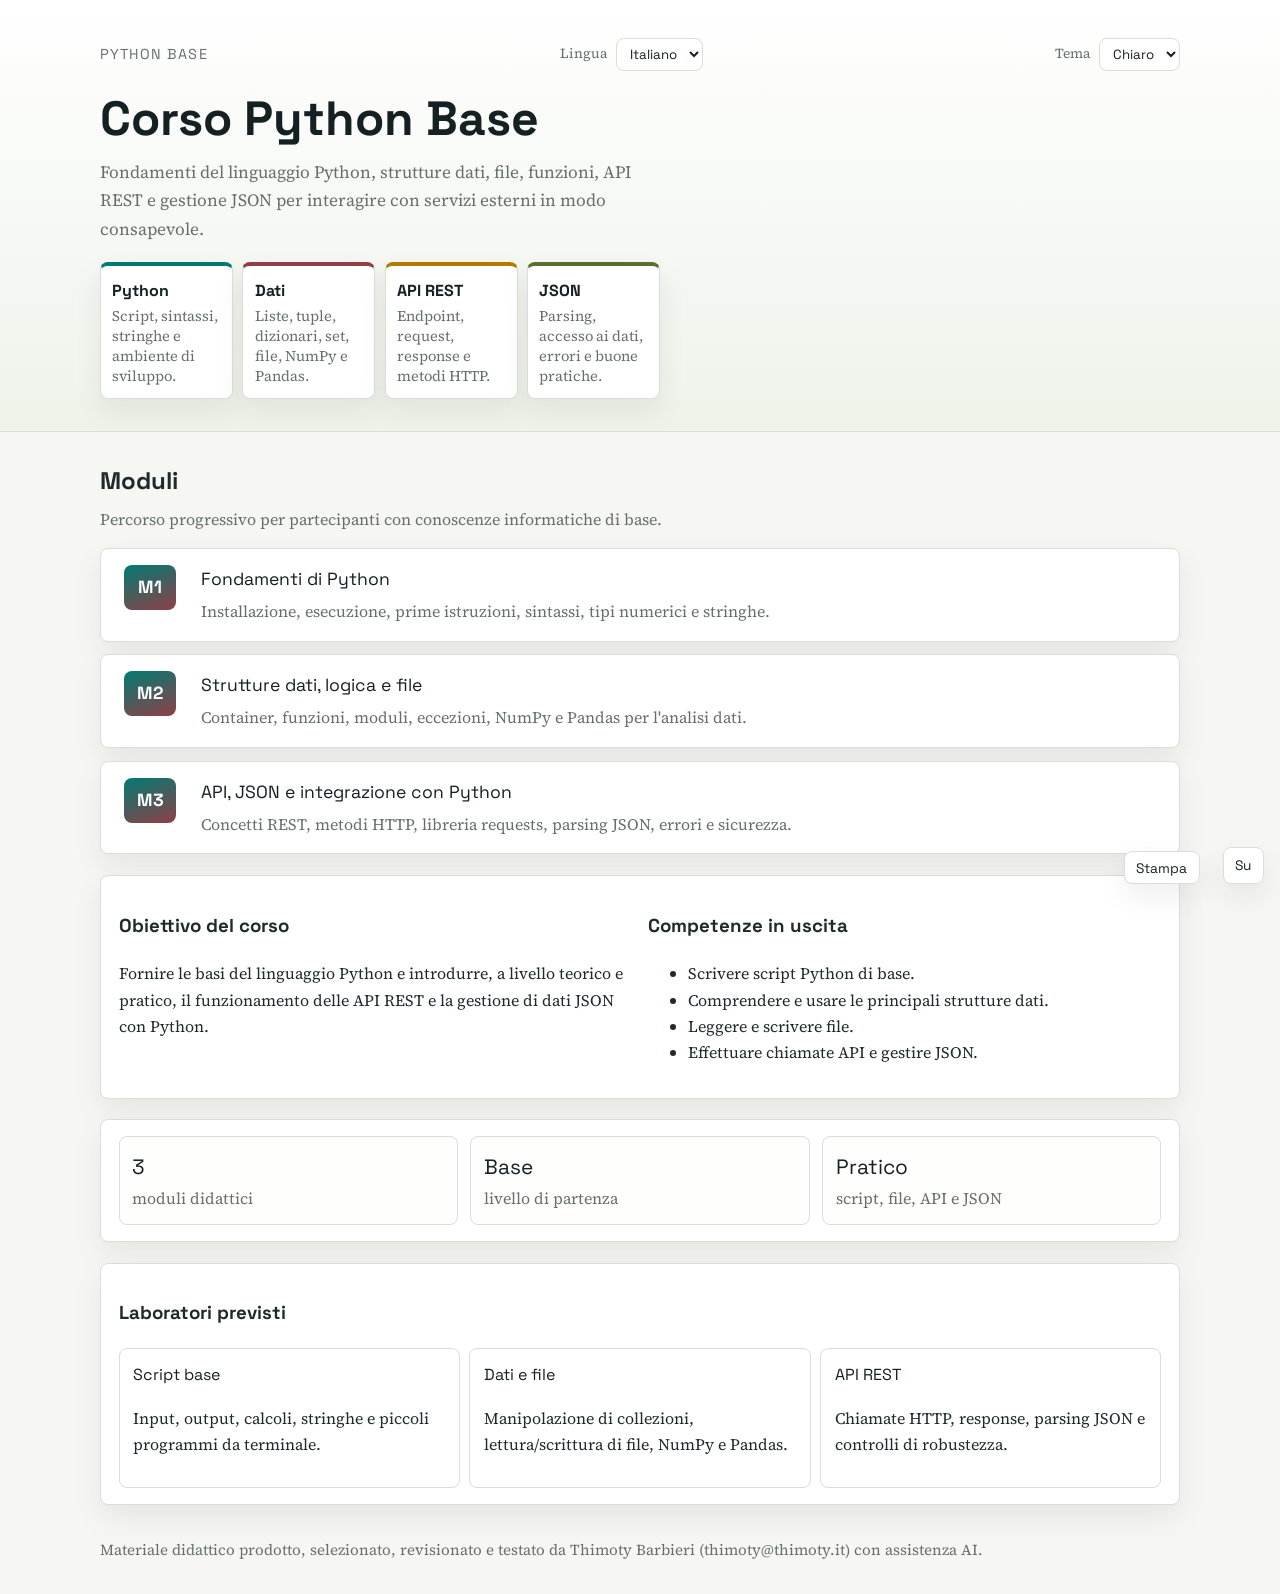
<file: site/index.html>
<!DOCTYPE html>
<html lang="it">
<head>
  <meta charset="utf-8">
  <meta name="viewport" content="width=device-width, initial-scale=1">
  <title>Corso Python Base</title>
  <link rel="preconnect" href="https://fonts.googleapis.com">
  <link rel="preconnect" href="https://fonts.gstatic.com" crossorigin>
  <link href="https://fonts.googleapis.com/css2?family=Space+Grotesk:wght@400;500;700&family=Source+Serif+4:opsz,wght@8..60,400;8..60,600&display=swap" rel="stylesheet">
  <link rel="icon" href="favicon.svg" type="image/svg+xml">
  <link rel="stylesheet" href="assets/css/site.css">
  <script defer src="assets/js/site.js"></script>
</head>
<body id="top" data-page-lang="it">
  <div id="google_translate_element" class="translate-host" aria-hidden="true"></div>

  <header class="site-header">
    <div class="shell">
      <div class="header-top">
        <p class="site-mark">Python Base</p>
        <label class="lang-switch" for="lang-select">
          <span>Lingua</span>
          <select id="lang-select" aria-label="Scegli lingua">
            <option value="it" selected>Italiano</option>
            <option value="en">English</option>
          </select>
        </label>
        <label class="theme-switch" for="theme-select">
          <span>Tema</span>
          <select id="theme-select" aria-label="Scegli tema">
            <option value="light" selected>Chiaro</option>
            <option value="dark">Scuro</option>
          </select>
        </label>
      </div>
      <section class="hero">
        <h1>Corso Python Base</h1>
        <p class="hero-copy">
          Fondamenti del linguaggio Python, strutture dati, file, funzioni, API REST e gestione JSON per interagire con servizi esterni in modo consapevole.
        </p>
        <div class="hero-board" aria-label="Percorso del corso">
          <div class="hero-step">
            <strong>Python</strong>
            <span>Script, sintassi, stringhe e ambiente di sviluppo.</span>
          </div>
          <div class="hero-step">
            <strong>Dati</strong>
            <span>Liste, tuple, dizionari, set, file, NumPy e Pandas.</span>
          </div>
          <div class="hero-step">
            <strong>API REST</strong>
            <span>Endpoint, request, response e metodi HTTP.</span>
          </div>
          <div class="hero-step">
            <strong>JSON</strong>
            <span>Parsing, accesso ai dati, errori e buone pratiche.</span>
          </div>
        </div>
      </section>
    </div>
  </header>

  <main class="shell" id="main-content">
    <section class="section-head" id="moduli">
      <h2>Moduli</h2>
      <p class="section-sub">Percorso progressivo per partecipanti con conoscenze informatiche di base.</p>
    </section>

    <ul class="agenda-list">
      <li class="agenda-item">
        <a class="agenda-link" href="chapters/chapter-01.html">
          <span class="agenda-number">M1</span>
          <span class="agenda-copy">
            <span class="agenda-text">Fondamenti di Python</span>
            <span class="agenda-teaser">Installazione, esecuzione, prime istruzioni, sintassi, tipi numerici e stringhe.</span>
          </span>
        </a>
      </li>
      <li class="agenda-item">
        <a class="agenda-link" href="chapters/chapter-02.html">
          <span class="agenda-number">M2</span>
          <span class="agenda-copy">
            <span class="agenda-text">Strutture dati, logica e file</span>
            <span class="agenda-teaser">Container, funzioni, moduli, eccezioni, NumPy e Pandas per l'analisi dati.</span>
          </span>
        </a>
      </li>
      <li class="agenda-item">
        <a class="agenda-link" href="chapters/chapter-03.html">
          <span class="agenda-number">M3</span>
          <span class="agenda-copy">
            <span class="agenda-text">API, JSON e integrazione con Python</span>
            <span class="agenda-teaser">Concetti REST, metodi HTTP, libreria requests, parsing JSON, errori e sicurezza.</span>
          </span>
        </a>
      </li>
    </ul>

    <section class="panel split-panel" id="obiettivi">
      <article>
        <h3>Obiettivo del corso</h3>
        <p>Fornire le basi del linguaggio Python e introdurre, a livello teorico e pratico, il funzionamento delle API REST e la gestione di dati JSON con Python.</p>
      </article>
      <article>
        <h3>Competenze in uscita</h3>
        <ul>
          <li>Scrivere script Python di base.</li>
          <li>Comprendere e usare le principali strutture dati.</li>
          <li>Leggere e scrivere file.</li>
          <li>Effettuare chiamate API e gestire JSON.</li>
        </ul>
      </article>
    </section>

    <section class="panel stats-grid" aria-label="Sintesi corso">
      <div class="stat-box">
        <span class="stat-value">3</span>
        <span class="stat-label">moduli didattici</span>
      </div>
      <div class="stat-box">
        <span class="stat-value">Base</span>
        <span class="stat-label">livello di partenza</span>
      </div>
      <div class="stat-box">
        <span class="stat-value">Pratico</span>
        <span class="stat-label">script, file, API e JSON</span>
      </div>
    </section>

    <section class="panel" id="laboratori">
      <h3>Laboratori previsti</h3>
      <div class="lab-strip">
        <div class="lab-card">
          <span class="lab-label">Script base</span>
          <p>Input, output, calcoli, stringhe e piccoli programmi da terminale.</p>
        </div>
      <div class="lab-card">
        <span class="lab-label">Dati e file</span>
        <p>Manipolazione di collezioni, lettura/scrittura di file, NumPy e Pandas.</p>
      </div>
        <div class="lab-card">
          <span class="lab-label">API REST</span>
          <p>Chiamate HTTP, response, parsing JSON e controlli di robustezza.</p>
        </div>
      </div>
    </section>
  </main>

  <footer class="shell footer-meta">
    Materiale didattico prodotto, selezionato, revisionato e testato da Thimoty Barbieri (thimoty@thimoty.it) con assistenza AI.
  </footer>

  <script src="//translate.google.com/translate_a/element.js?cb=googleTranslateElementInit"></script>
</body>
</html>
</file>
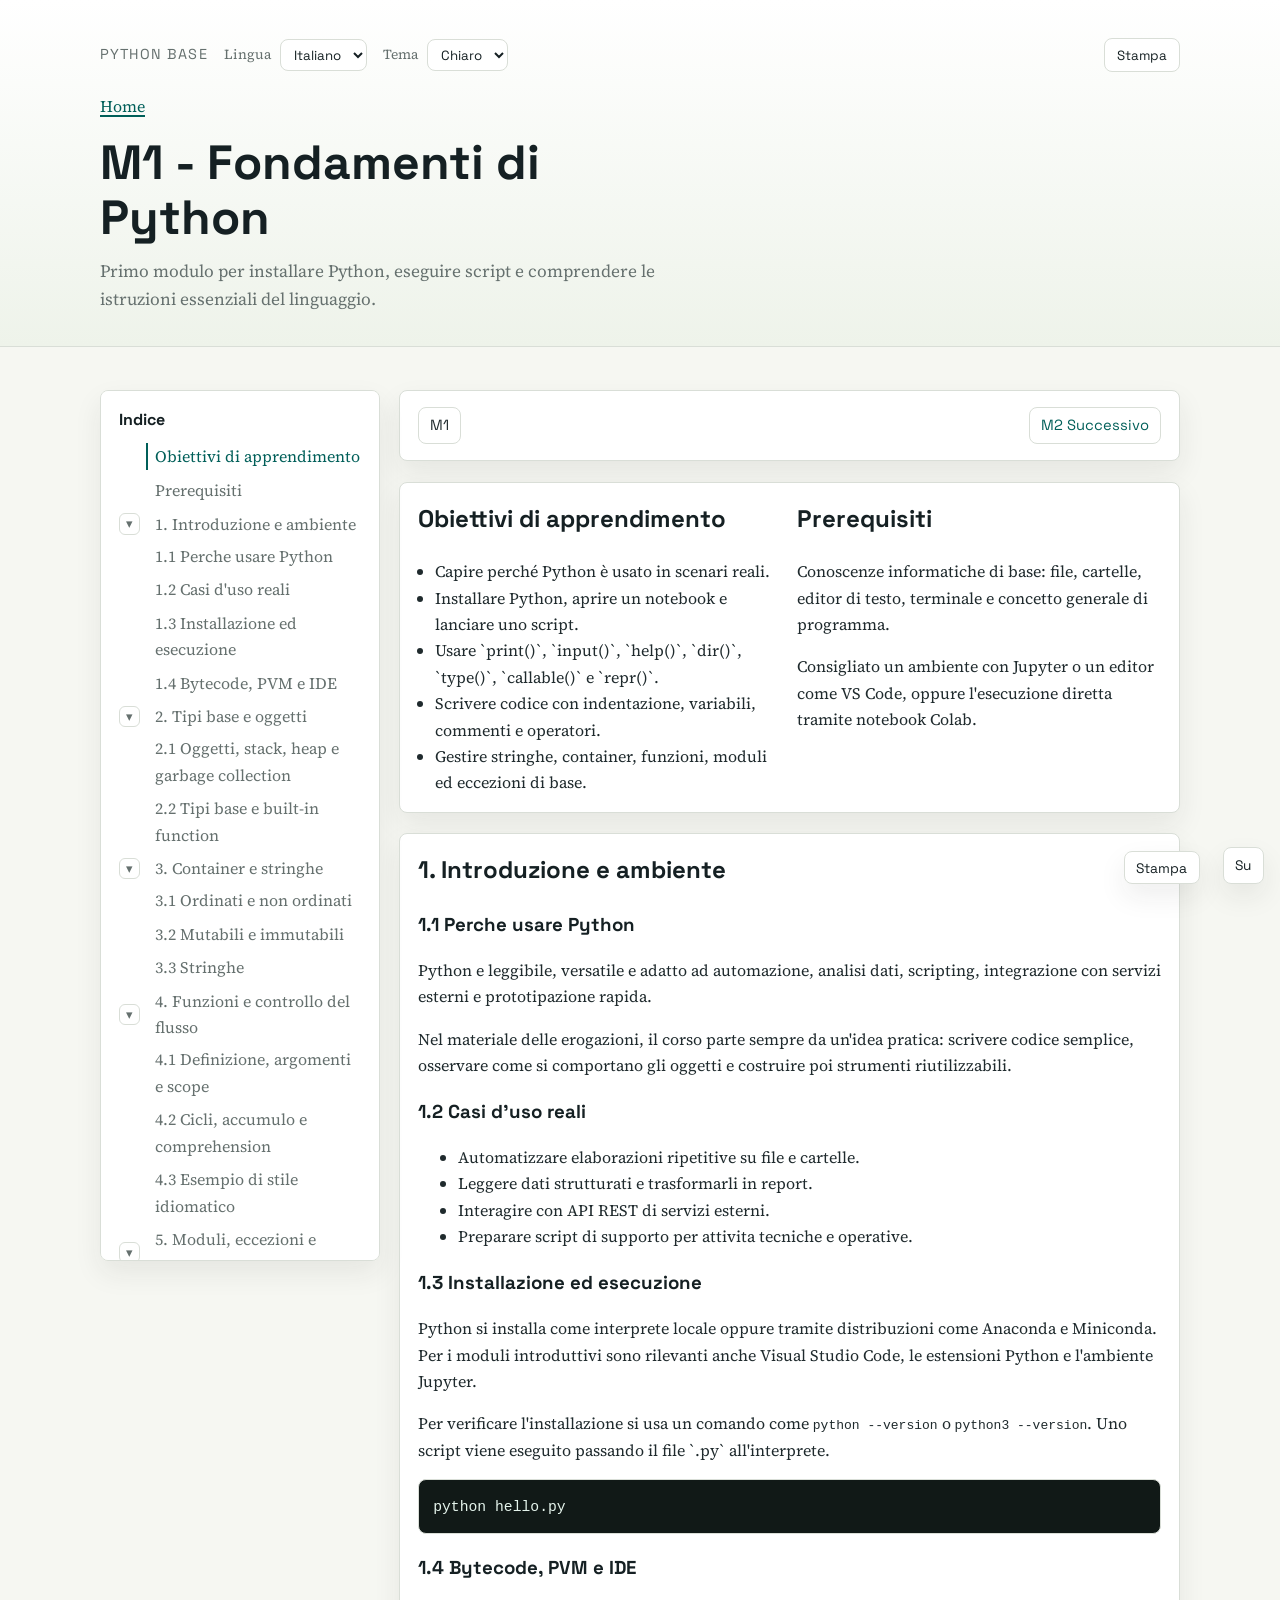
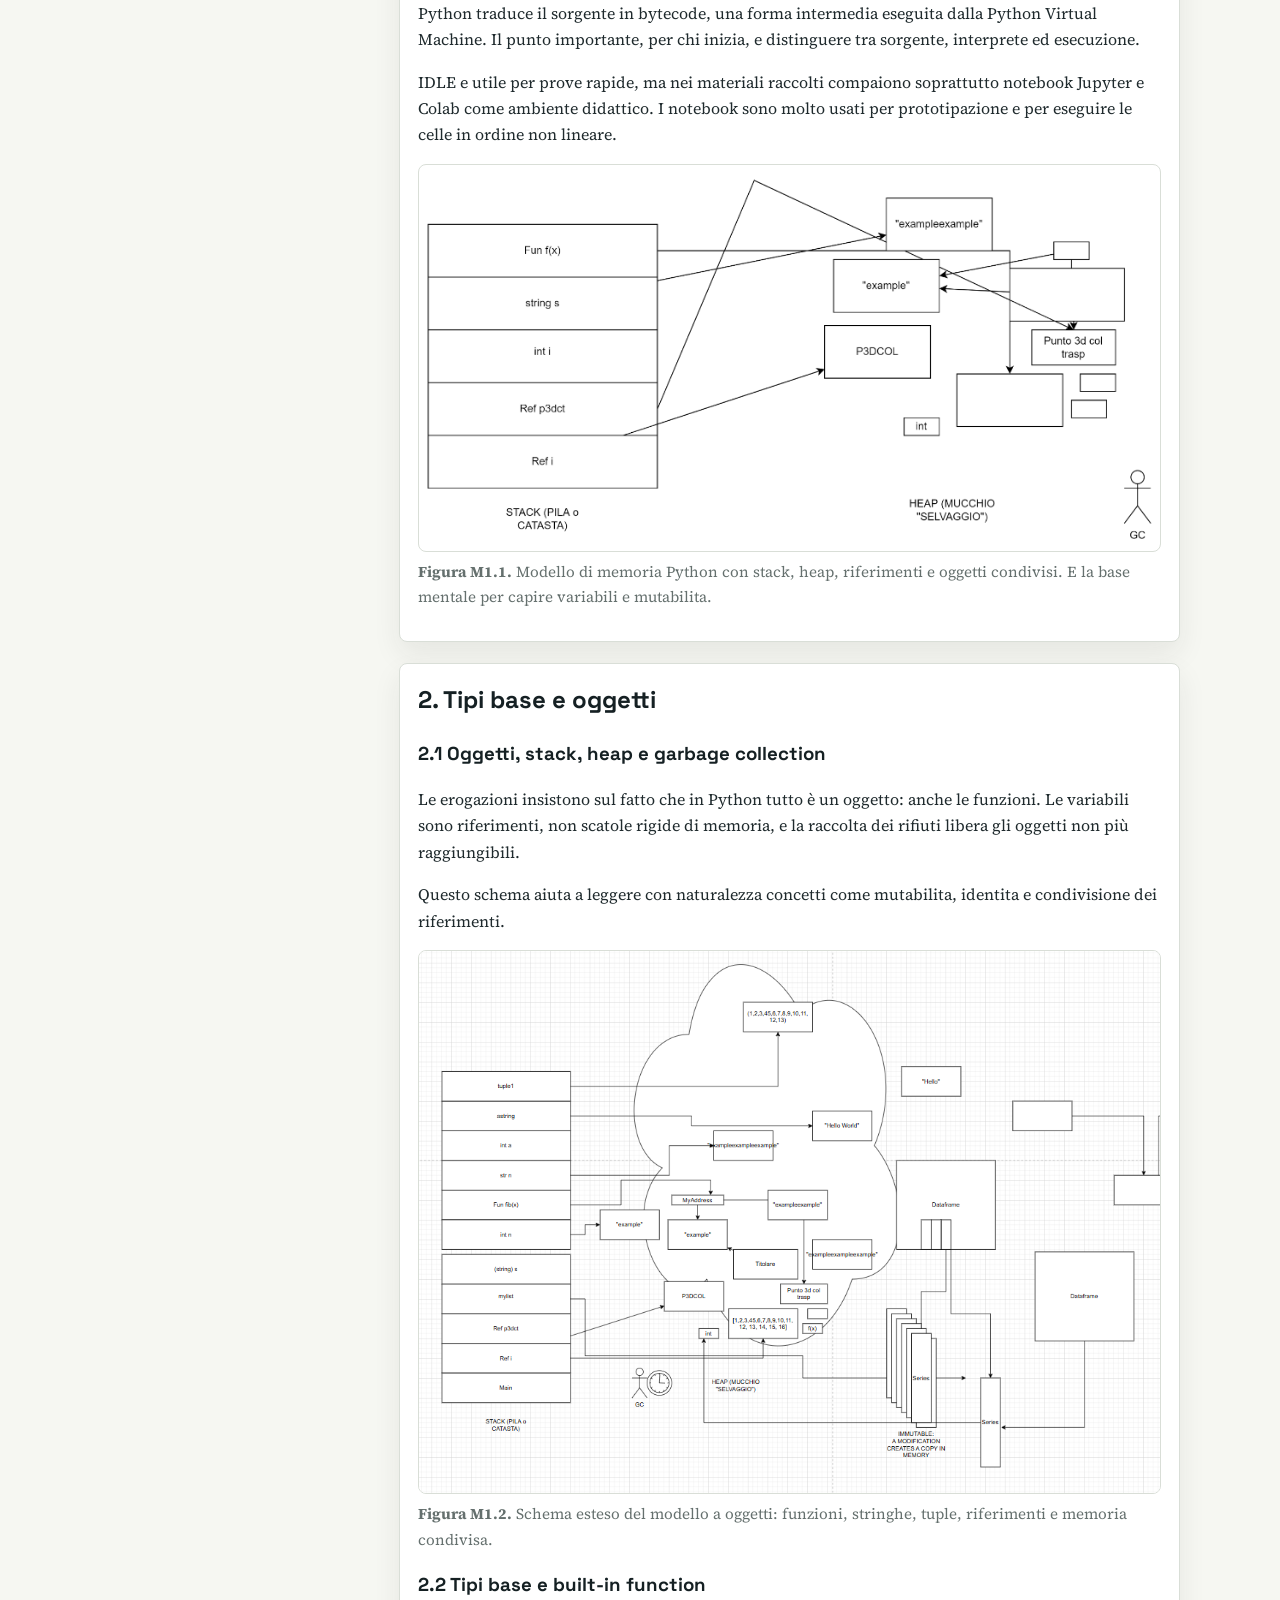
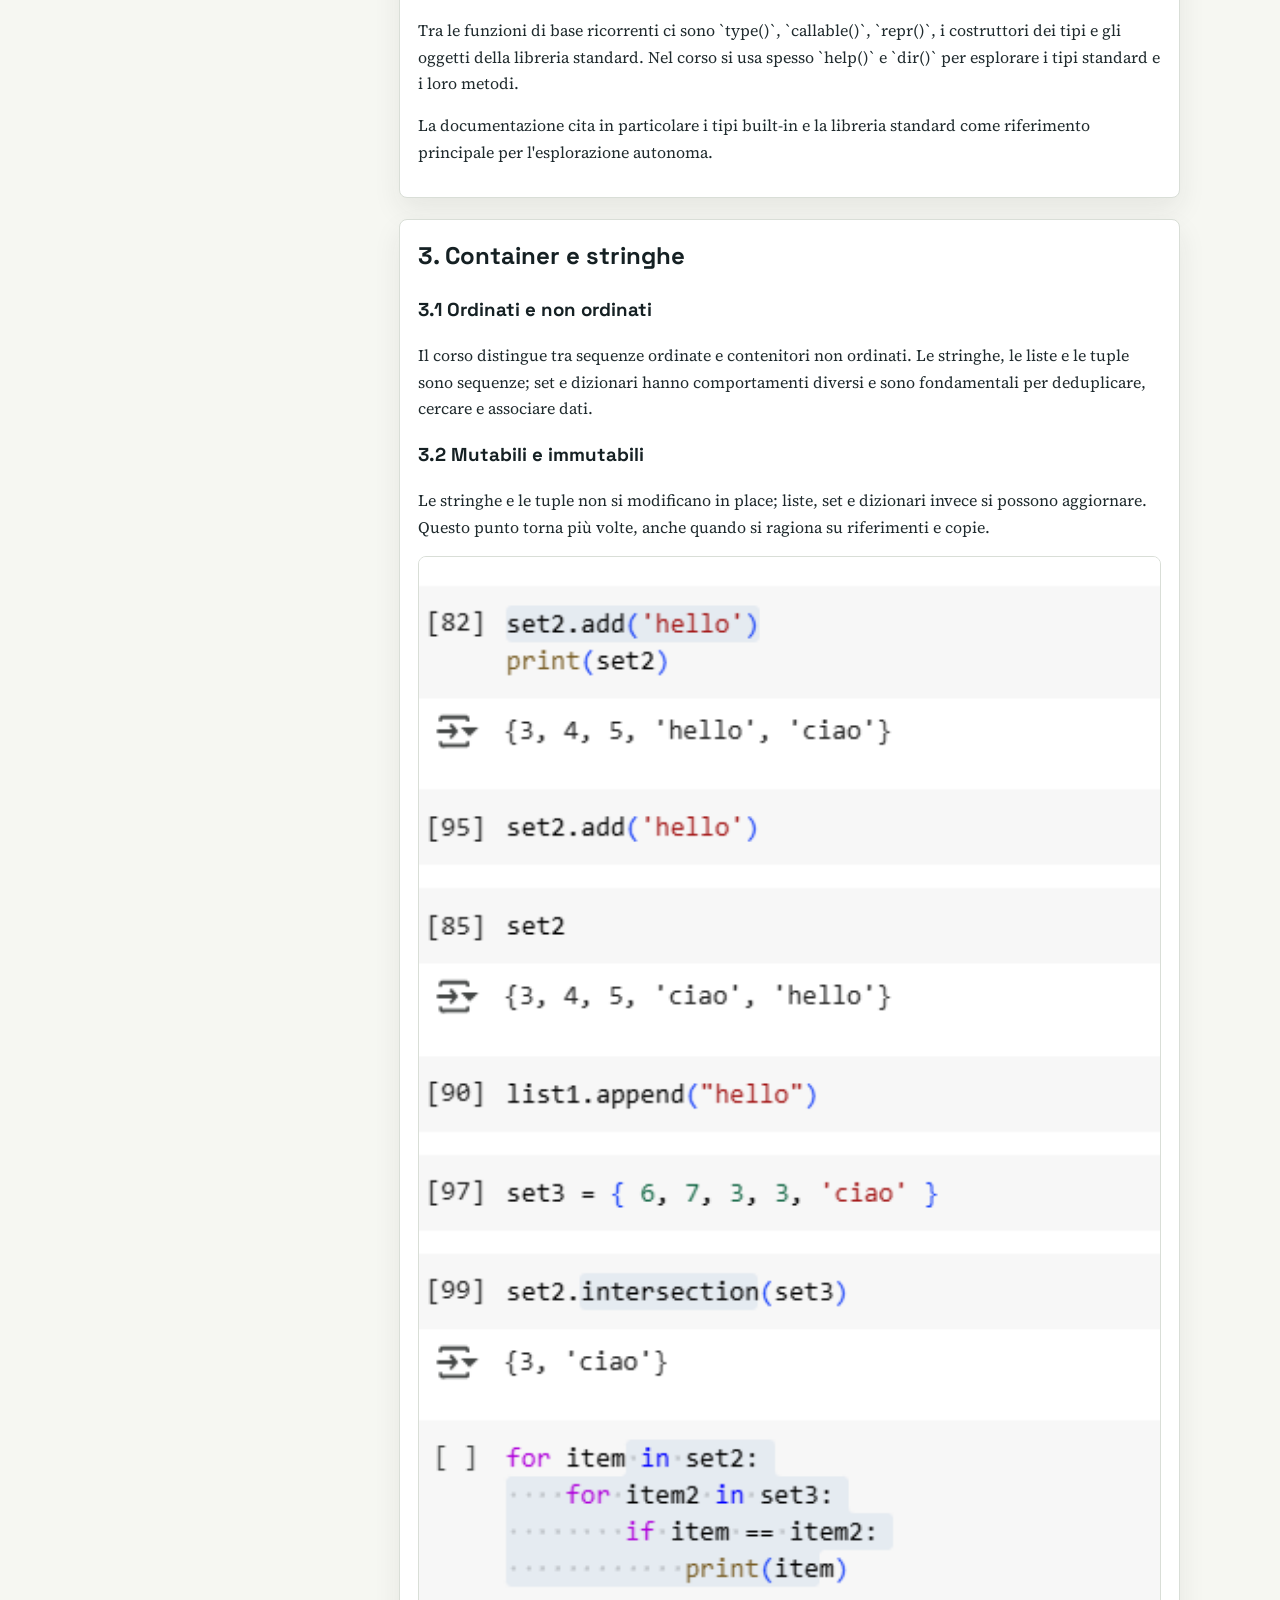
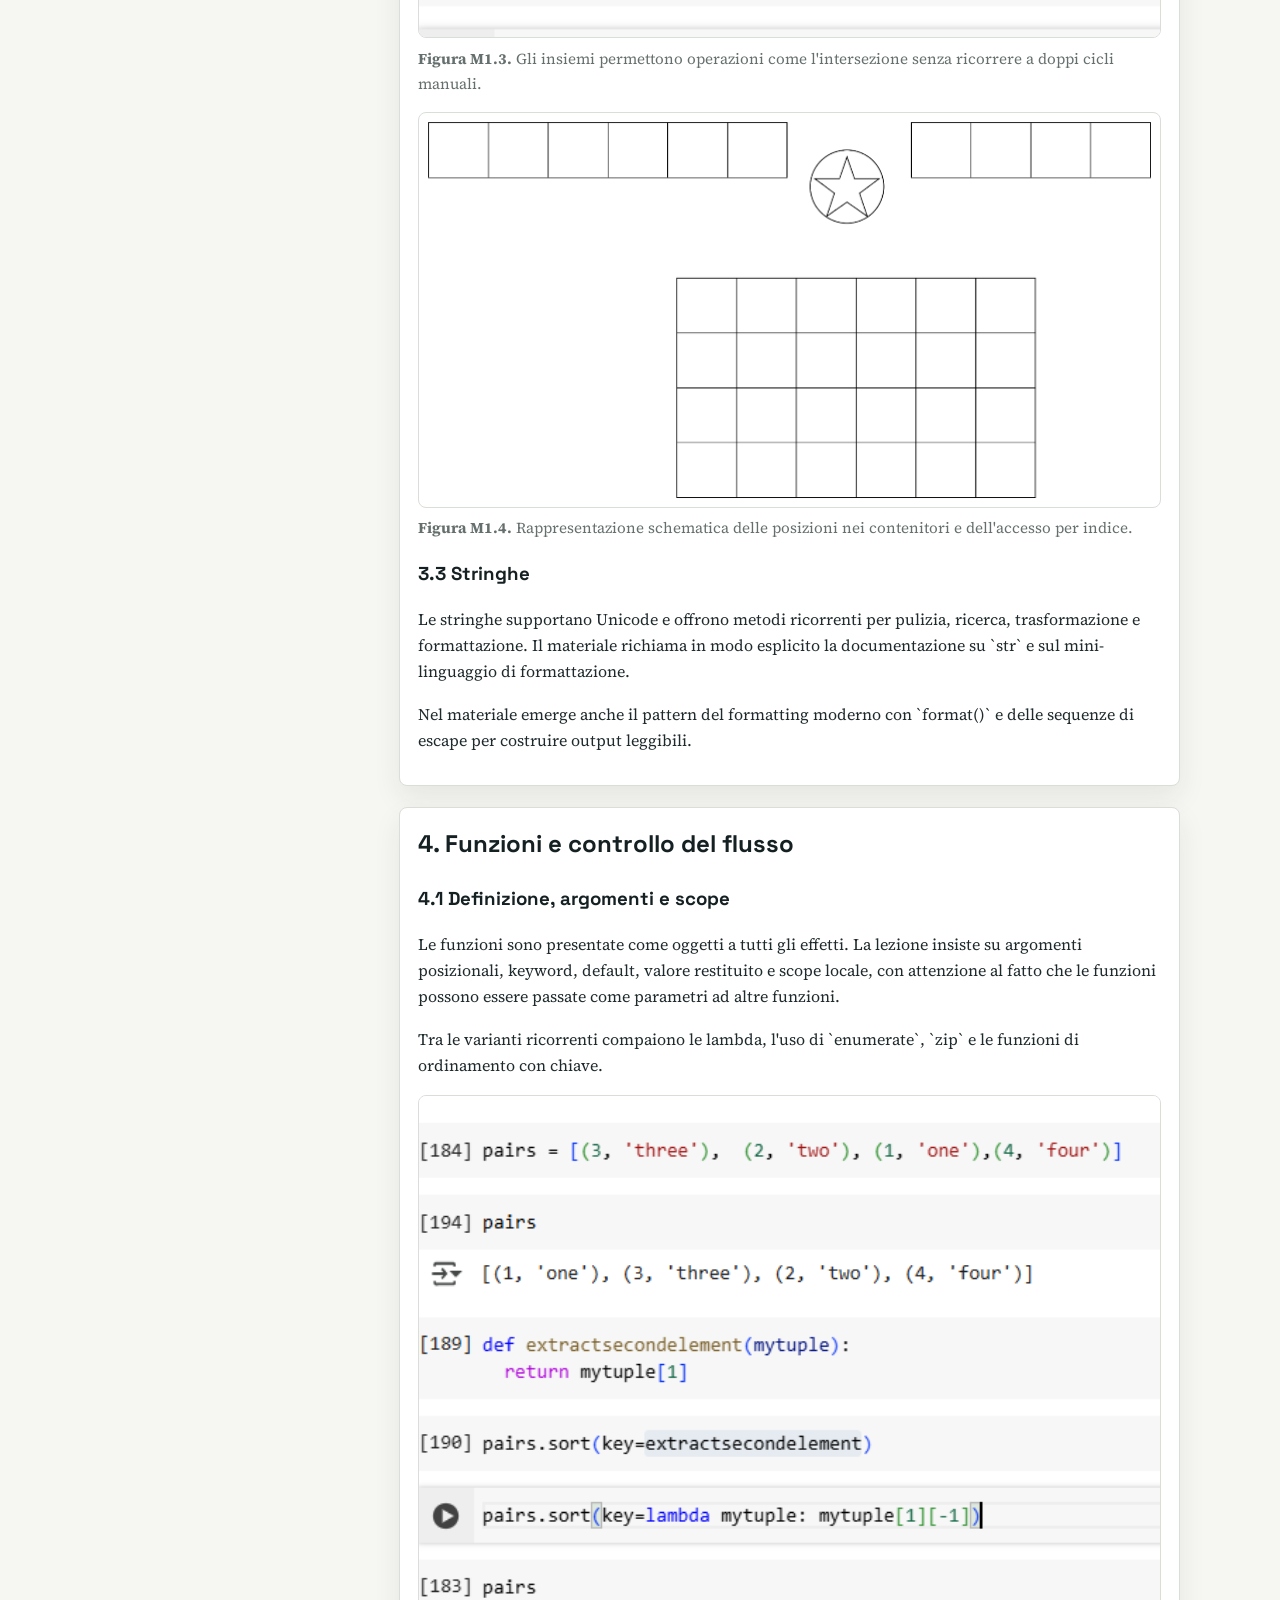
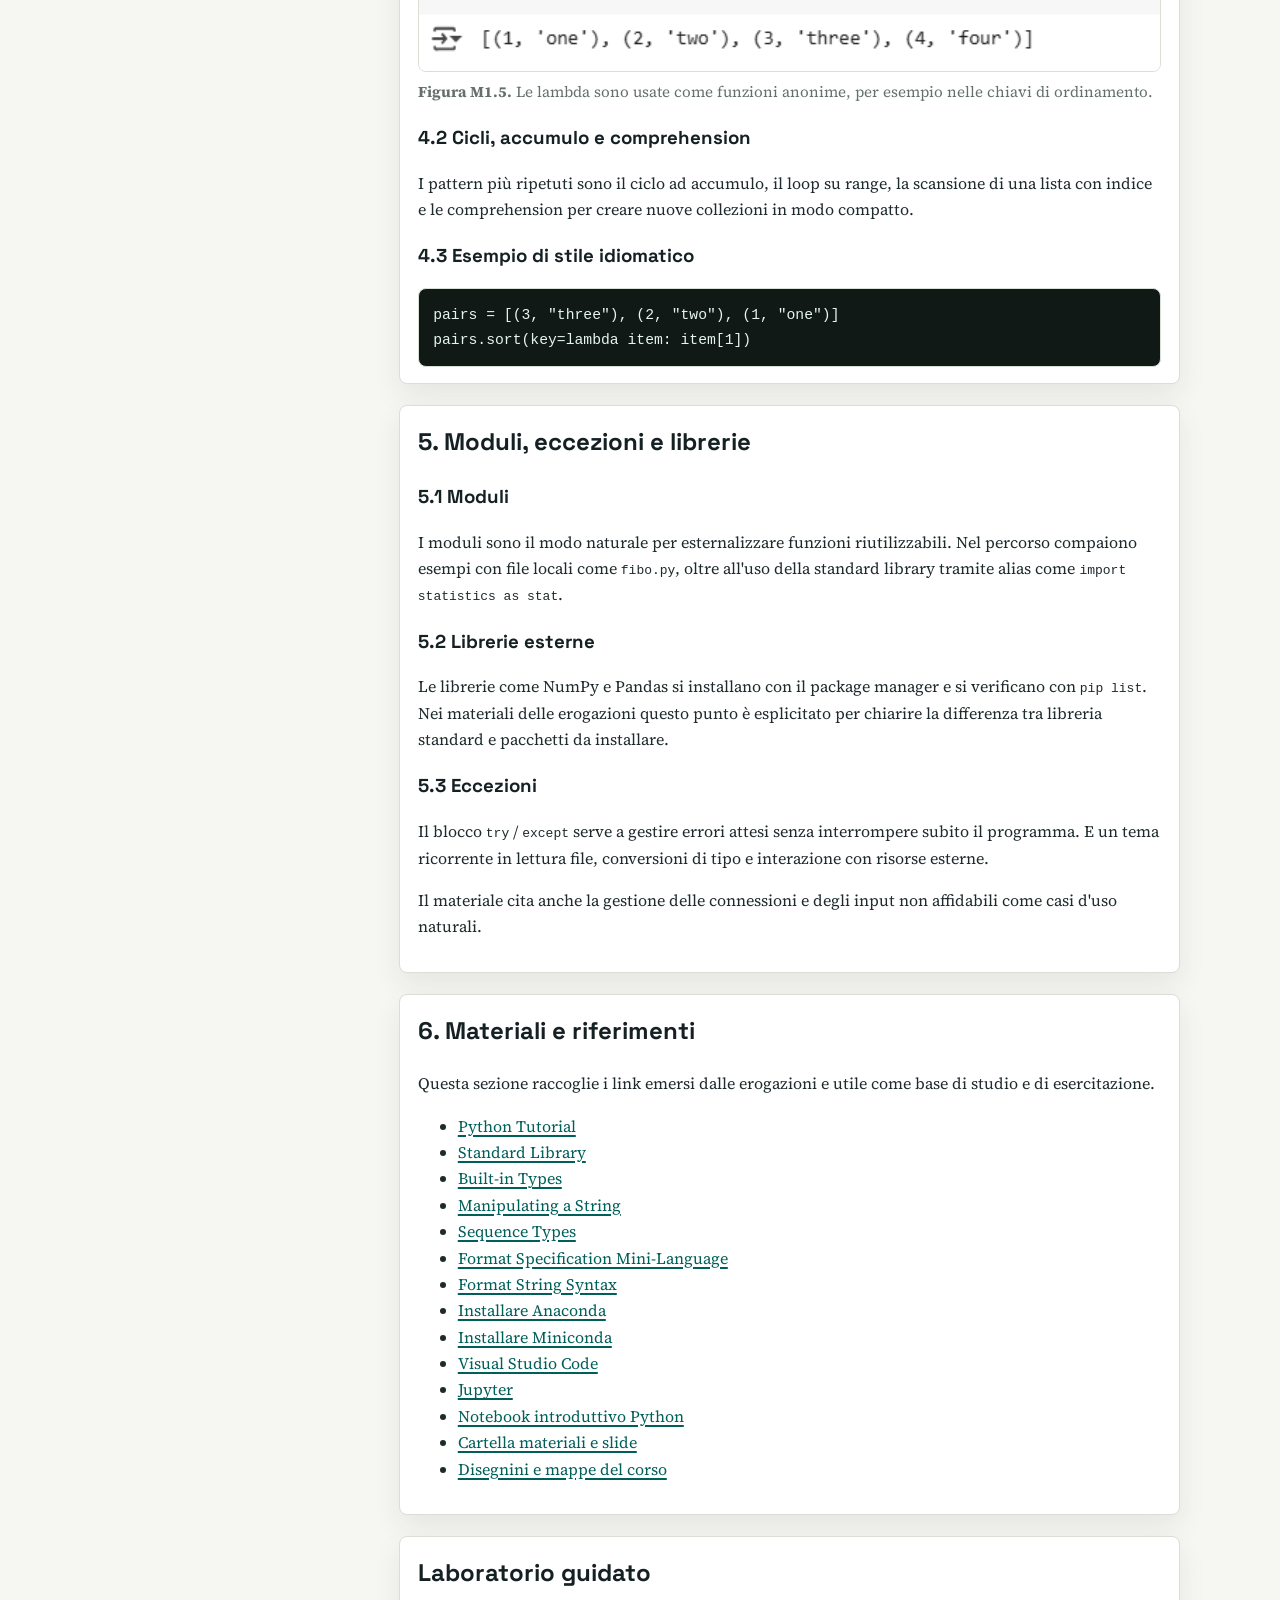
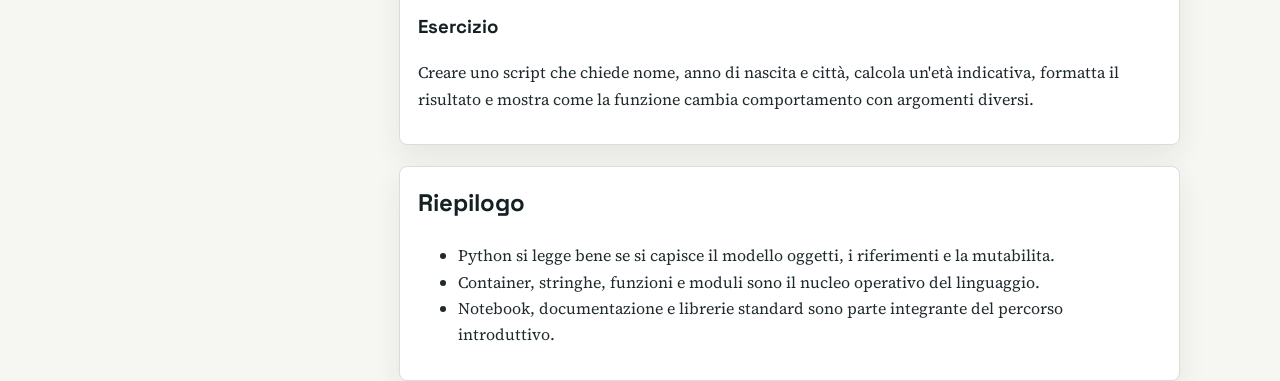
<file: site/chapters/chapter-01.html>
<!DOCTYPE html>
<html lang="it">
<head>
  <meta charset="utf-8">
  <meta name="viewport" content="width=device-width, initial-scale=1">
  <title>M1 - Fondamenti di Python</title>
  <link rel="preconnect" href="https://fonts.googleapis.com">
  <link rel="preconnect" href="https://fonts.gstatic.com" crossorigin>
  <link href="https://fonts.googleapis.com/css2?family=Space+Grotesk:wght@400;500;700&family=Source+Serif+4:opsz,wght@8..60,400;8..60,600&display=swap" rel="stylesheet">
  <link rel="icon" href="../favicon.svg" type="image/svg+xml">
  <link rel="stylesheet" href="../assets/css/site.css">
  <script defer src="../assets/js/site.js"></script>
</head>
<body id="top" data-page-lang="it">
  <div id="google_translate_element" class="translate-host" aria-hidden="true"></div>

  <header class="site-header">
    <div class="shell">
      <section class="hero">
        <p><a href="../index.html">Home</a></p>
        <h1>M1 - Fondamenti di Python</h1>
        <p class="hero-copy">Primo modulo per installare Python, eseguire script e comprendere le istruzioni essenziali del linguaggio.</p>
      </section>
    </div>
  </header>

  <main class="shell module-layout">
    <aside class="panel outline-panel" aria-label="Indice modulo">
      <h2 class="outline-title">Indice</h2>
      <nav id="outline-nav"></nav>
    </aside>

    <article class="module-main">
      <section class="panel">
        <nav class="module-nav" aria-label="Navigazione modulo">
          <span>M1</span>
          <a href="chapter-02.html">M2 Successivo</a>
        </nav>
      </section>

      <section class="panel info-grid">
        <div>
          <h2>Obiettivi di apprendimento</h2>
          <ul>
            <li>Capire perché Python è usato in scenari reali.</li>
            <li>Installare Python, aprire un notebook e lanciare uno script.</li>
            <li>Usare `print()`, `input()`, `help()`, `dir()`, `type()`, `callable()` e `repr()`.</li>
            <li>Scrivere codice con indentazione, variabili, commenti e operatori.</li>
            <li>Gestire stringhe, container, funzioni, moduli ed eccezioni di base.</li>
          </ul>
        </div>
        <div>
          <h2>Prerequisiti</h2>
          <p>Conoscenze informatiche di base: file, cartelle, editor di testo, terminale e concetto generale di programma.</p>
          <p>Consigliato un ambiente con Jupyter o un editor come VS Code, oppure l'esecuzione diretta tramite notebook Colab.</p>
        </div>
      </section>

      <section class="panel">
        <h2>1. Introduzione e ambiente</h2>
        <h3>1.1 Perche usare Python</h3>
        <p>Python e leggibile, versatile e adatto ad automazione, analisi dati, scripting, integrazione con servizi esterni e prototipazione rapida.</p>
        <p>Nel materiale delle erogazioni, il corso parte sempre da un'idea pratica: scrivere codice semplice, osservare come si comportano gli oggetti e costruire poi strumenti riutilizzabili.</p>
        <h3>1.2 Casi d'uso reali</h3>
        <ul>
          <li>Automatizzare elaborazioni ripetitive su file e cartelle.</li>
          <li>Leggere dati strutturati e trasformarli in report.</li>
          <li>Interagire con API REST di servizi esterni.</li>
          <li>Preparare script di supporto per attivita tecniche e operative.</li>
        </ul>
        <h3>1.3 Installazione ed esecuzione</h3>
        <p>Python si installa come interprete locale oppure tramite distribuzioni come Anaconda e Miniconda. Per i moduli introduttivi sono rilevanti anche Visual Studio Code, le estensioni Python e l'ambiente Jupyter.</p>
        <p>Per verificare l'installazione si usa un comando come <code>python --version</code> o <code>python3 --version</code>. Uno script viene eseguito passando il file `.py` all'interprete.</p>
        <pre class="code-sample"><code>python hello.py</code></pre>
        <h3>1.4 Bytecode, PVM e IDE</h3>
        <p>Python traduce il sorgente in bytecode, una forma intermedia eseguita dalla Python Virtual Machine. Il punto importante, per chi inizia, e distinguere tra sorgente, interprete ed esecuzione.</p>
        <p>IDLE e utile per prove rapide, ma nei materiali raccolti compaiono soprattutto notebook Jupyter e Colab come ambiente didattico. I notebook sono molto usati per prototipazione e per eseguire le celle in ordine non lineare.</p>
        <figure class="module-figure" data-zoomable>
          <img src="../assets/images/python-memory-model.png" alt="Schema del modello di memoria Python con stack, heap, riferimenti e oggetti di base.">
          <figcaption><strong>Figura M1.1.</strong> Modello di memoria Python con stack, heap, riferimenti e oggetti condivisi. E la base mentale per capire variabili e mutabilita.</figcaption>
        </figure>
      </section>

      <section class="panel">
        <h2>2. Tipi base e oggetti</h2>
        <h3>2.1 Oggetti, stack, heap e garbage collection</h3>
        <p>Le erogazioni insistono sul fatto che in Python tutto è un oggetto: anche le funzioni. Le variabili sono riferimenti, non scatole rigide di memoria, e la raccolta dei rifiuti libera gli oggetti non più raggiungibili.</p>
        <p>Questo schema aiuta a leggere con naturalezza concetti come mutabilita, identita e condivisione dei riferimenti.</p>
        <figure class="module-figure" data-zoomable>
          <img src="../assets/images/python-pandas-memory-model.png" alt="Schema esteso del modello oggetti Python con stack, heap, stringhe, tuple, funzioni e riferimenti.">
          <figcaption><strong>Figura M1.2.</strong> Schema esteso del modello a oggetti: funzioni, stringhe, tuple, riferimenti e memoria condivisa.</figcaption>
        </figure>
        <h3>2.2 Tipi base e built-in function</h3>
        <p>Tra le funzioni di base ricorrenti ci sono `type()`, `callable()`, `repr()`, i costruttori dei tipi e gli oggetti della libreria standard. Nel corso si usa spesso `help()` e `dir()` per esplorare i tipi standard e i loro metodi.</p>
        <p>La documentazione cita in particolare i tipi built-in e la libreria standard come riferimento principale per l'esplorazione autonoma.</p>
      </section>

      <section class="panel">
        <h2>3. Container e stringhe</h2>
        <h3>3.1 Ordinati e non ordinati</h3>
        <p>Il corso distingue tra sequenze ordinate e contenitori non ordinati. Le stringhe, le liste e le tuple sono sequenze; set e dizionari hanno comportamenti diversi e sono fondamentali per deduplicare, cercare e associare dati.</p>
        <h3>3.2 Mutabili e immutabili</h3>
        <p>Le stringhe e le tuple non si modificano in place; liste, set e dizionari invece si possono aggiornare. Questo punto torna più volte, anche quando si ragiona su riferimenti e copie.</p>
        <figure class="module-figure" data-zoomable>
          <img src="../assets/images/python-set-intersection.png" alt="Esempio di intersezione tra insiemi e confronto con il doppio ciclo sui contenitori.">
          <figcaption><strong>Figura M1.3.</strong> Gli insiemi permettono operazioni come l'intersezione senza ricorrere a doppi cicli manuali.</figcaption>
        </figure>
        <figure class="module-figure" data-zoomable>
          <img src="../assets/images/python-container-grid.png" alt="Schema a griglia di contenitori e posizioni che richiama l'indicizzazione di sequenze.">
          <figcaption><strong>Figura M1.4.</strong> Rappresentazione schematica delle posizioni nei contenitori e dell'accesso per indice.</figcaption>
        </figure>
        <h3>3.3 Stringhe</h3>
        <p>Le stringhe supportano Unicode e offrono metodi ricorrenti per pulizia, ricerca, trasformazione e formattazione. Il materiale richiama in modo esplicito la documentazione su `str` e sul mini-linguaggio di formattazione.</p>
        <p>Nel materiale emerge anche il pattern del formatting moderno con `format()` e delle sequenze di escape per costruire output leggibili.</p>
      </section>

      <section class="panel">
        <h2>4. Funzioni e controllo del flusso</h2>
        <h3>4.1 Definizione, argomenti e scope</h3>
        <p>Le funzioni sono presentate come oggetti a tutti gli effetti. La lezione insiste su argomenti posizionali, keyword, default, valore restituito e scope locale, con attenzione al fatto che le funzioni possono essere passate come parametri ad altre funzioni.</p>
        <p>Tra le varianti ricorrenti compaiono le lambda, l'uso di `enumerate`, `zip` e le funzioni di ordinamento con chiave.</p>
        <figure class="module-figure" data-zoomable>
          <img src="../assets/images/python-lambda-sorting.png" alt="Esempio di ordinamento di coppie con funzione esplicita e lambda.">
          <figcaption><strong>Figura M1.5.</strong> Le lambda sono usate come funzioni anonime, per esempio nelle chiavi di ordinamento.</figcaption>
        </figure>
        <h3>4.2 Cicli, accumulo e comprehension</h3>
        <p>I pattern più ripetuti sono il ciclo ad accumulo, il loop su range, la scansione di una lista con indice e le comprehension per creare nuove collezioni in modo compatto.</p>
        <h3>4.3 Esempio di stile idiomatico</h3>
        <pre class="code-sample"><code>pairs = [(3, "three"), (2, "two"), (1, "one")]
pairs.sort(key=lambda item: item[1])</code></pre>
      </section>

      <section class="panel">
        <h2>5. Moduli, eccezioni e librerie</h2>
        <h3>5.1 Moduli</h3>
        <p>I moduli sono il modo naturale per esternalizzare funzioni riutilizzabili. Nel percorso compaiono esempi con file locali come <code>fibo.py</code>, oltre all'uso della standard library tramite alias come <code>import statistics as stat</code>.</p>
        <h3>5.2 Librerie esterne</h3>
        <p>Le librerie come NumPy e Pandas si installano con il package manager e si verificano con <code>pip list</code>. Nei materiali delle erogazioni questo punto è esplicitato per chiarire la differenza tra libreria standard e pacchetti da installare.</p>
        <h3>5.3 Eccezioni</h3>
        <p>Il blocco <code>try</code> / <code>except</code> serve a gestire errori attesi senza interrompere subito il programma. E un tema ricorrente in lettura file, conversioni di tipo e interazione con risorse esterne.</p>
        <p>Il materiale cita anche la gestione delle connessioni e degli input non affidabili come casi d'uso naturali.</p>
      </section>

      <section class="panel">
        <h2>6. Materiali e riferimenti</h2>
        <p>Questa sezione raccoglie i link emersi dalle erogazioni e utile come base di studio e di esercitazione.</p>
        <ul>
          <li><a href="https://docs.python.org/3/tutorial/index.html" target="_blank" rel="noopener noreferrer">Python Tutorial</a></li>
          <li><a href="https://docs.python.org/3/library/index.html" target="_blank" rel="noopener noreferrer">Standard Library</a></li>
          <li><a href="https://docs.python.org/3/library/stdtypes.html" target="_blank" rel="noopener noreferrer">Built-in Types</a></li>
          <li><a href="https://docs.python.org/3/library/stdtypes.html#text-sequence-type-str" target="_blank" rel="noopener noreferrer">Manipulating a String</a></li>
          <li><a href="https://docs.python.org/3/library/stdtypes.html#sequence-types-list-tuple-range" target="_blank" rel="noopener noreferrer">Sequence Types</a></li>
          <li><a href="https://docs.python.org/3/library/string.html#format-specification-mini-language" target="_blank" rel="noopener noreferrer">Format Specification Mini-Language</a></li>
          <li><a href="https://docs.python.org/3/library/string.html#format-string-syntax" target="_blank" rel="noopener noreferrer">Format String Syntax</a></li>
          <li><a href="https://docs.anaconda.com/anaconda/install/" target="_blank" rel="noopener noreferrer">Installare Anaconda</a></li>
          <li><a href="https://docs.anaconda.com/miniconda/install/" target="_blank" rel="noopener noreferrer">Installare Miniconda</a></li>
          <li><a href="https://code.visualstudio.com/" target="_blank" rel="noopener noreferrer">Visual Studio Code</a></li>
          <li><a href="https://jupyter.org/" target="_blank" rel="noopener noreferrer">Jupyter</a></li>
          <li><a href="https://colab.research.google.com/github/thimotyb/real-world-machine-learning/blob/python3/learning-python3.ipynb" target="_blank" rel="noopener noreferrer">Notebook introduttivo Python</a></li>
          <li><a href="https://drive.google.com/drive/folders/1mx5mF5XwZOv5-1_G8SowONp4vF8-bupv?usp=sharing" target="_blank" rel="noopener noreferrer">Cartella materiali e slide</a></li>
          <li><a href="https://drive.google.com/file/d/1jO22P6Iy49KYoKyNjdCrIy3TcXlpls0S/view?usp=sharing" target="_blank" rel="noopener noreferrer">Disegnini e mappe del corso</a></li>
        </ul>
      </section>

      <section class="panel">
        <h2>Laboratorio guidato</h2>
        <h3>Esercizio</h3>
        <p>Creare uno script che chiede nome, anno di nascita e città, calcola un'età indicativa, formatta il risultato e mostra come la funzione cambia comportamento con argomenti diversi.</p>
      </section>

      <section class="panel">
        <h2>Riepilogo</h2>
        <ul>
          <li>Python si legge bene se si capisce il modello oggetti, i riferimenti e la mutabilita.</li>
          <li>Container, stringhe, funzioni e moduli sono il nucleo operativo del linguaggio.</li>
          <li>Notebook, documentazione e librerie standard sono parte integrante del percorso introduttivo.</li>
        </ul>
      </section>
    </article>
  </main>

  <script src="//translate.google.com/translate_a/element.js?cb=googleTranslateElementInit"></script>
</body>
</html>
</file>
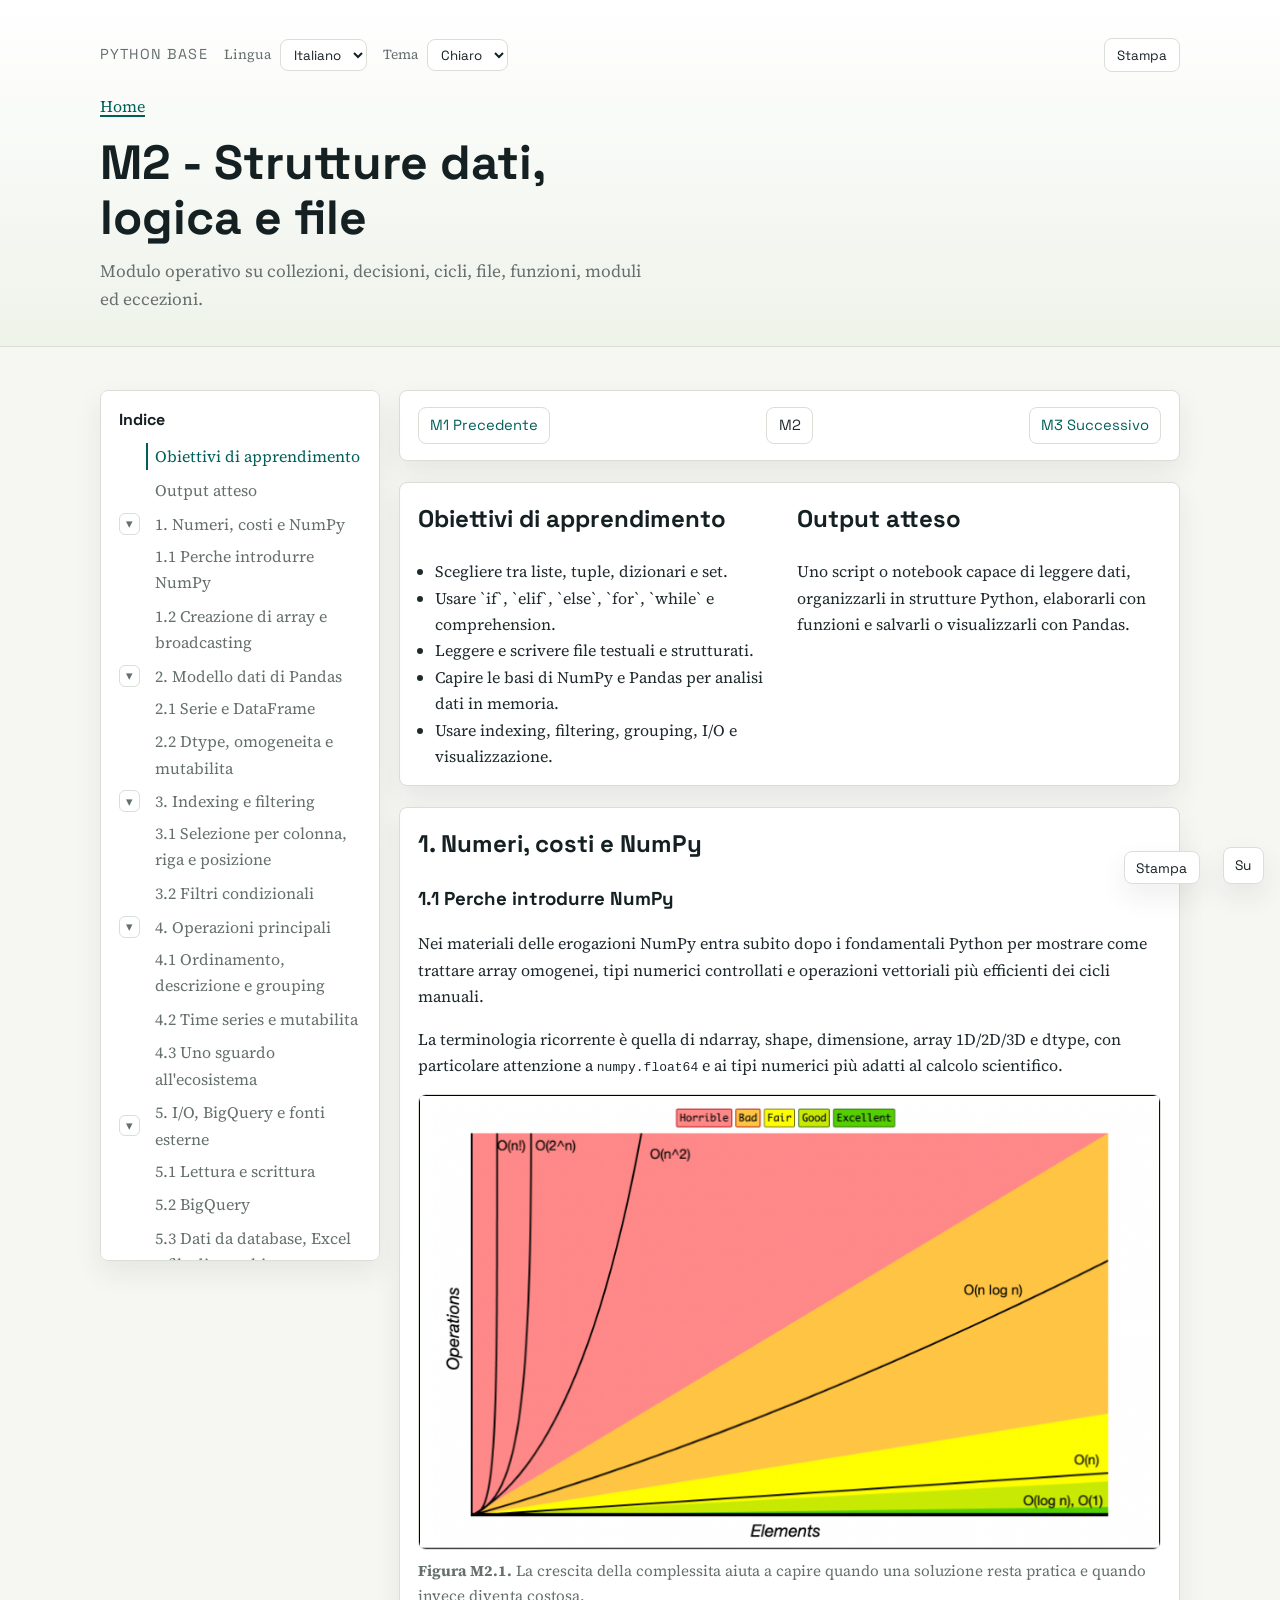
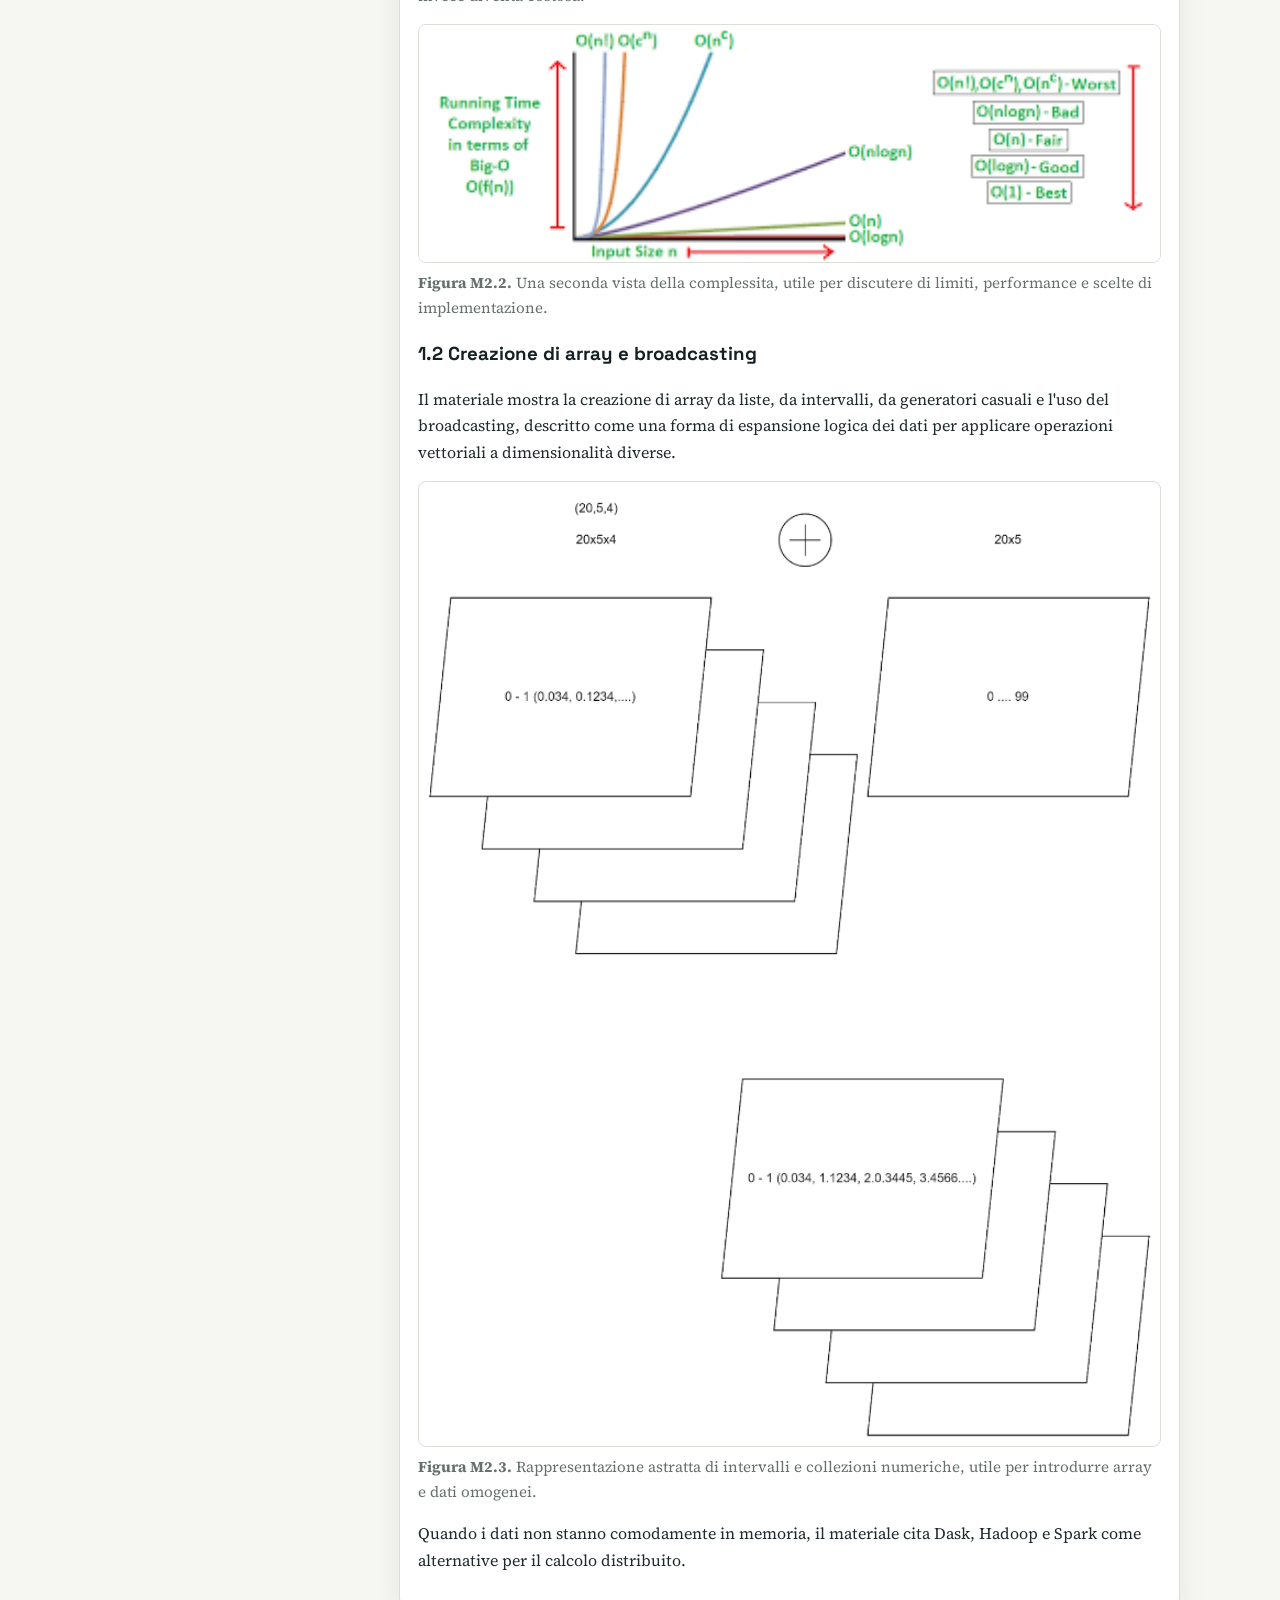
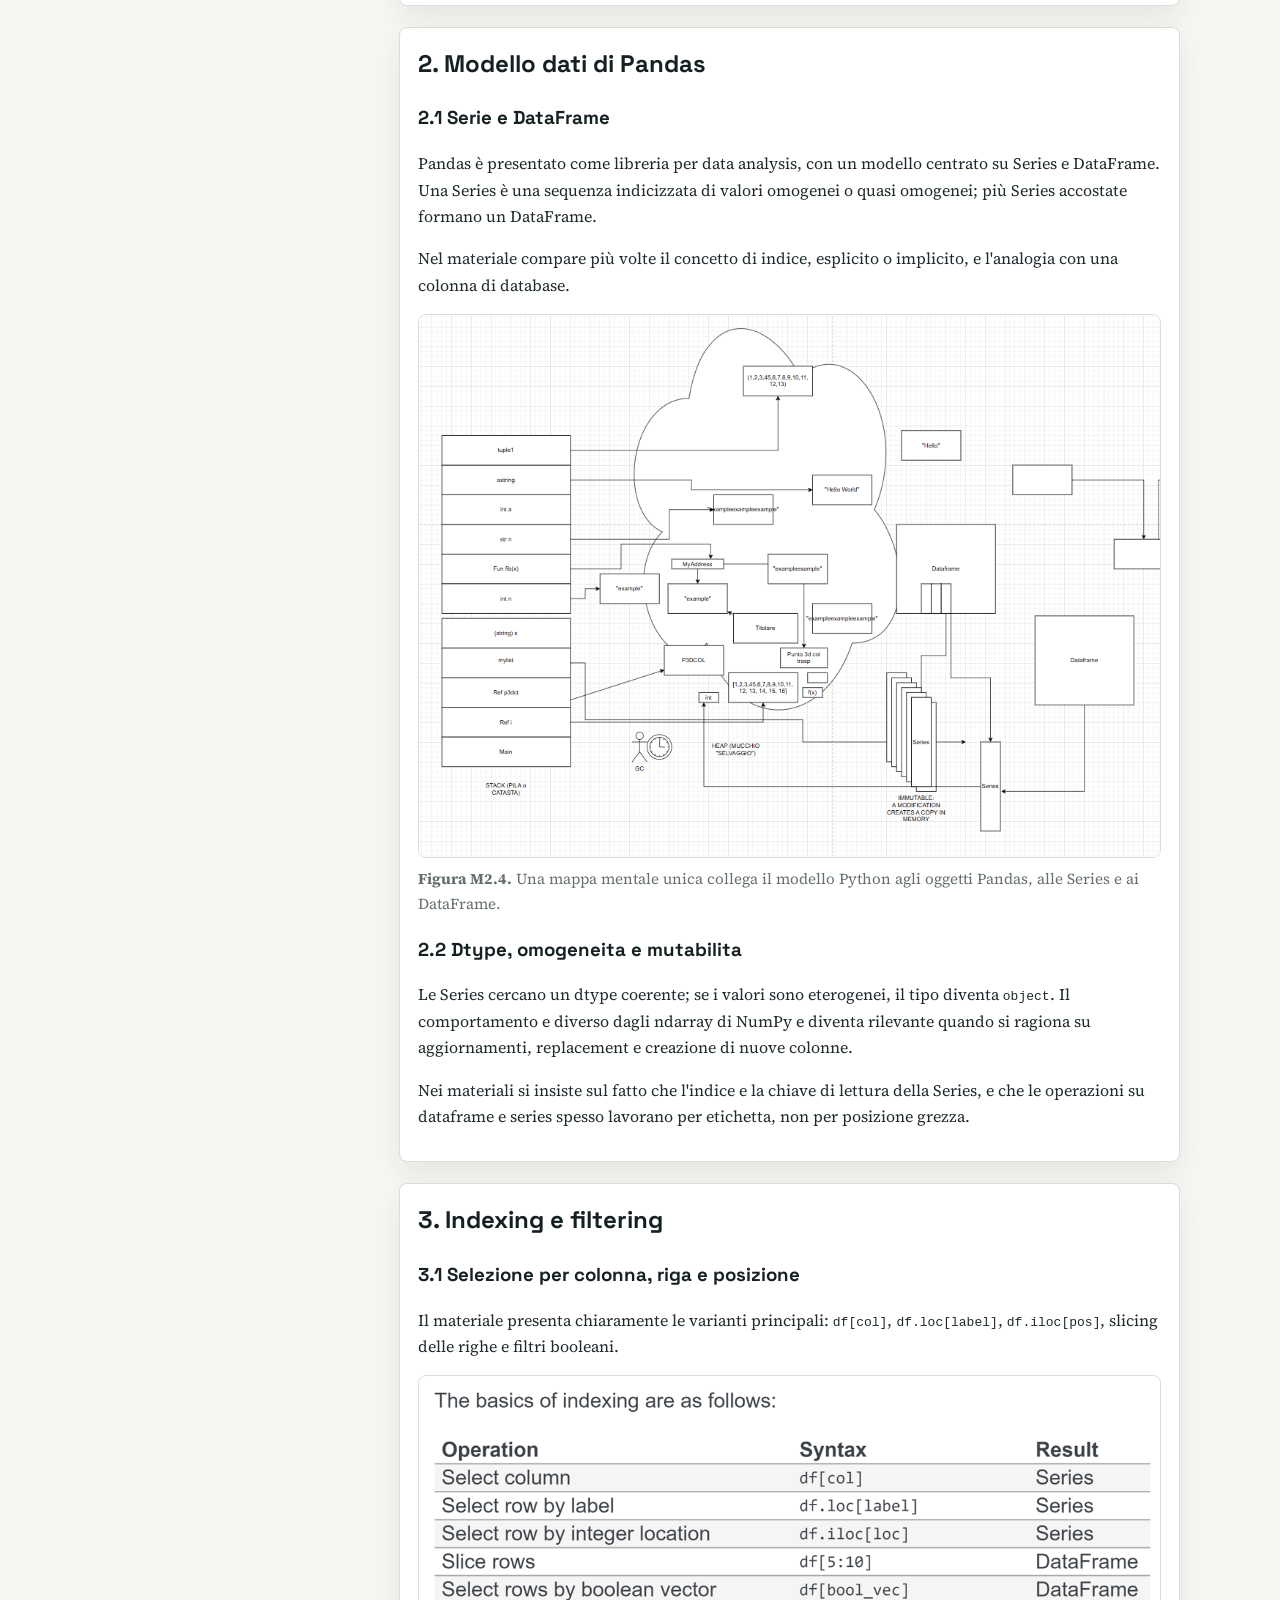
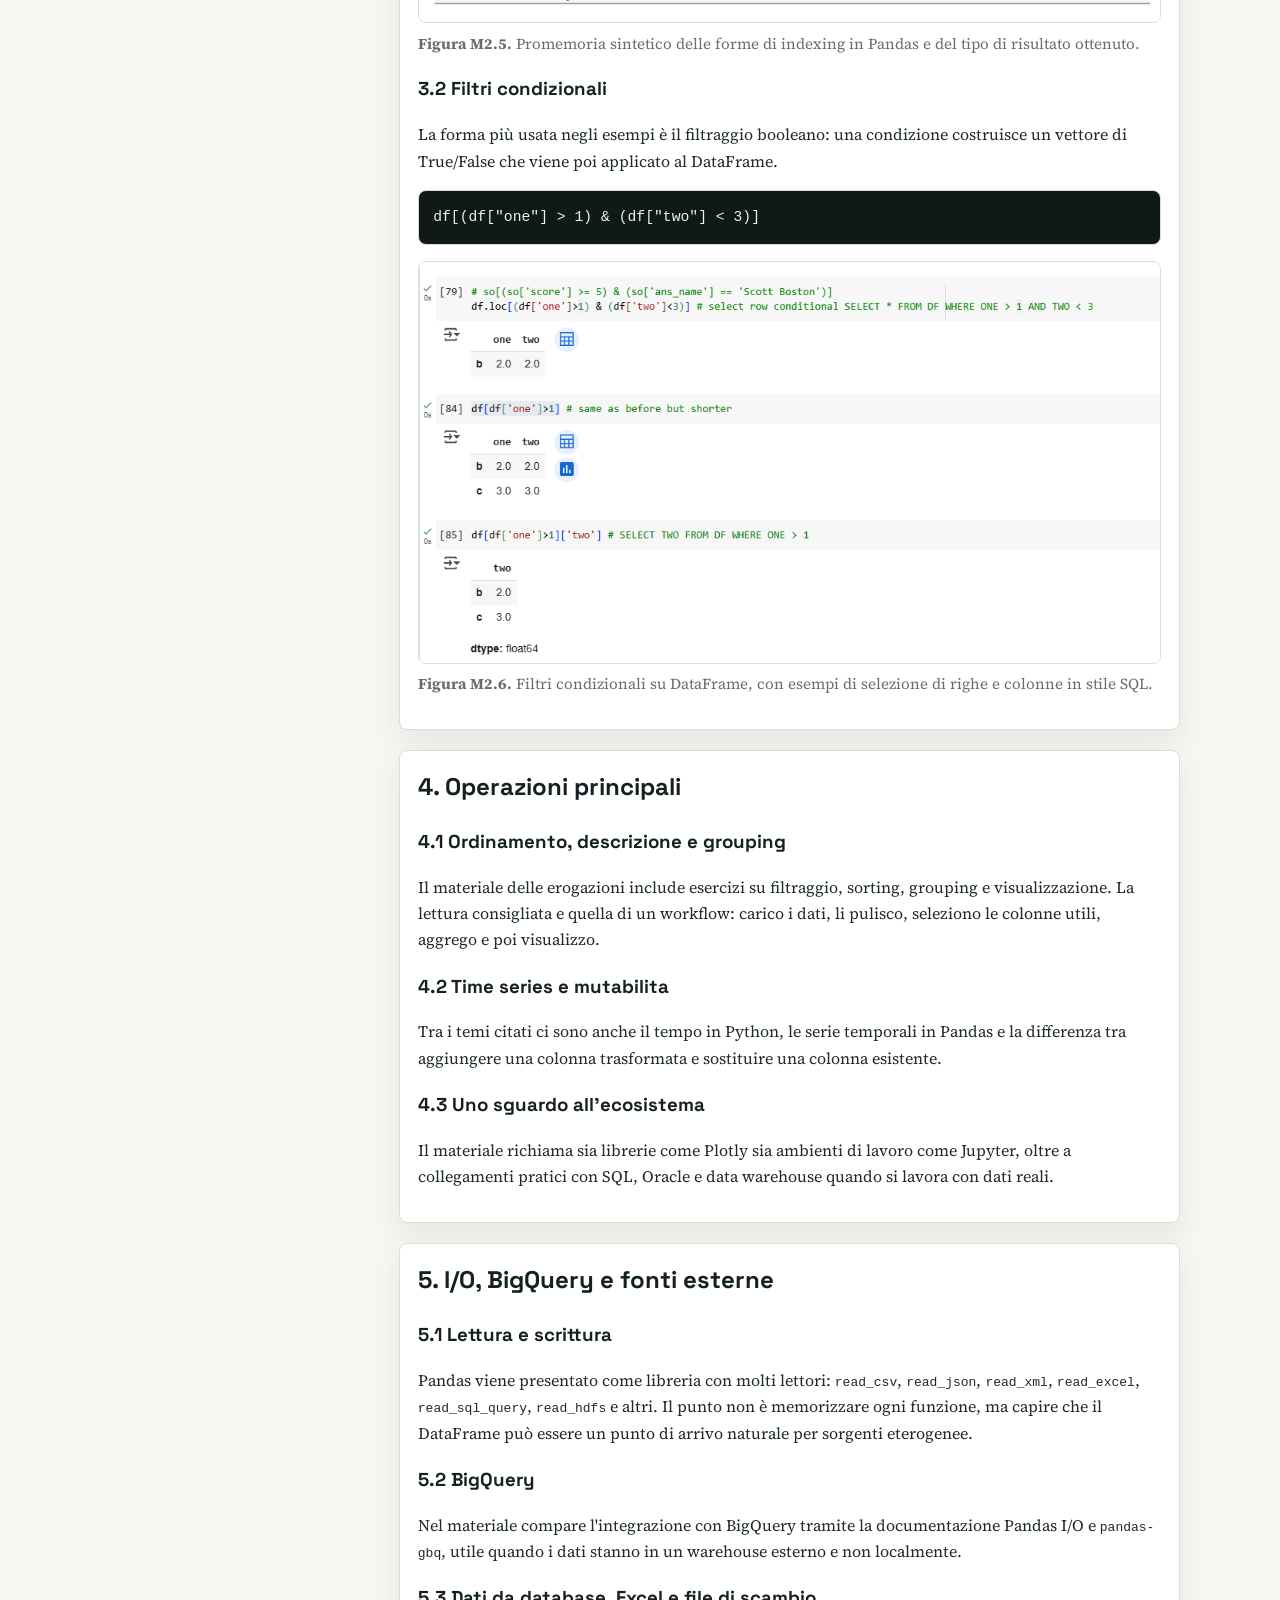
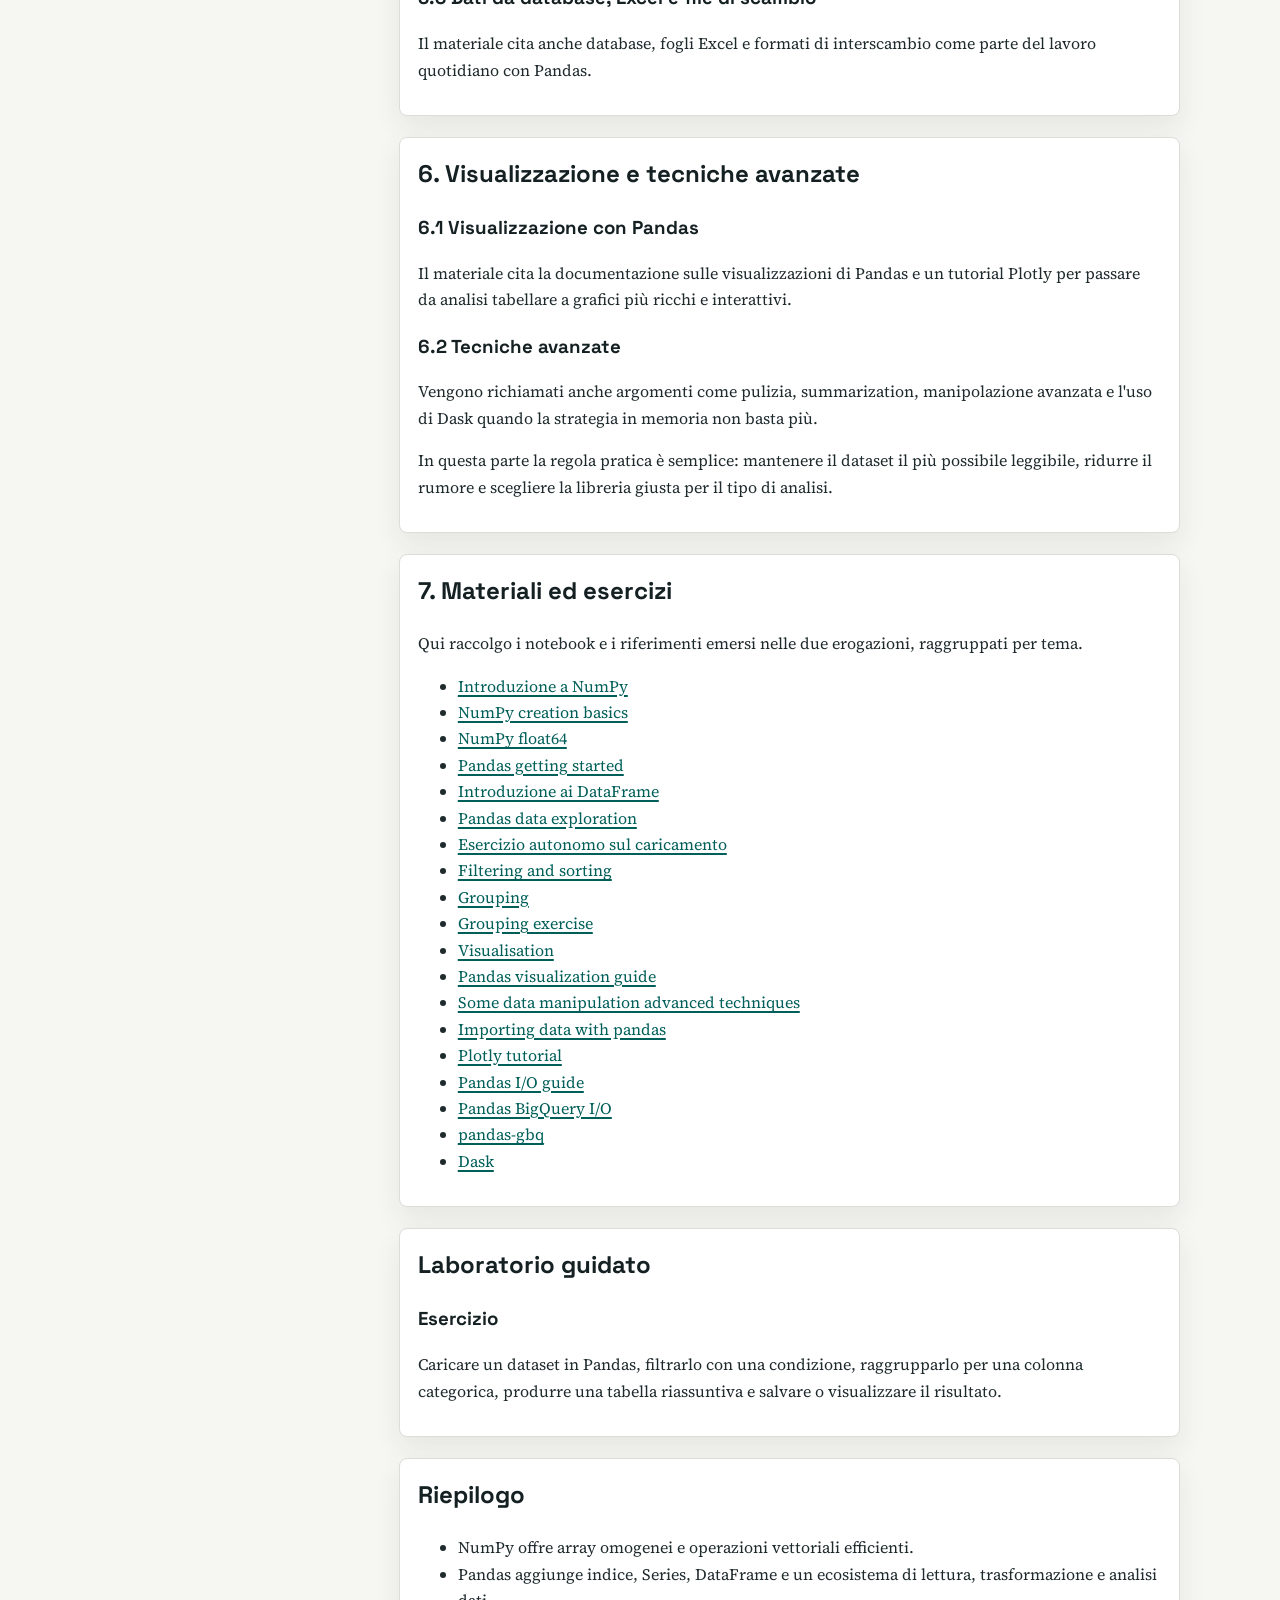
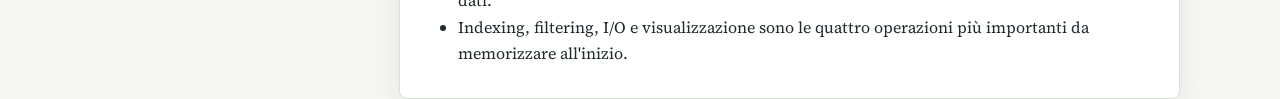
<file: site/chapters/chapter-02.html>
<!DOCTYPE html>
<html lang="it">
<head>
  <meta charset="utf-8">
  <meta name="viewport" content="width=device-width, initial-scale=1">
  <title>M2 - Strutture dati, logica e file</title>
  <link rel="preconnect" href="https://fonts.googleapis.com">
  <link rel="preconnect" href="https://fonts.gstatic.com" crossorigin>
  <link href="https://fonts.googleapis.com/css2?family=Space+Grotesk:wght@400;500;700&family=Source+Serif+4:opsz,wght@8..60,400;8..60,600&display=swap" rel="stylesheet">
  <link rel="icon" href="../favicon.svg" type="image/svg+xml">
  <link rel="stylesheet" href="../assets/css/site.css">
  <script defer src="../assets/js/site.js"></script>
</head>
<body id="top" data-page-lang="it">
  <div id="google_translate_element" class="translate-host" aria-hidden="true"></div>

  <header class="site-header">
    <div class="shell">
      <section class="hero">
        <p><a href="../index.html">Home</a></p>
        <h1>M2 - Strutture dati, logica e file</h1>
        <p class="hero-copy">Modulo operativo su collezioni, decisioni, cicli, file, funzioni, moduli ed eccezioni.</p>
      </section>
    </div>
  </header>

  <main class="shell module-layout">
    <aside class="panel outline-panel" aria-label="Indice modulo">
      <h2 class="outline-title">Indice</h2>
      <nav id="outline-nav"></nav>
    </aside>

    <article class="module-main">
      <section class="panel">
        <nav class="module-nav" aria-label="Navigazione modulo">
          <a href="chapter-01.html">M1 Precedente</a>
          <span>M2</span>
          <a href="chapter-03.html">M3 Successivo</a>
        </nav>
      </section>

      <section class="panel info-grid">
        <div>
          <h2>Obiettivi di apprendimento</h2>
          <ul>
            <li>Scegliere tra liste, tuple, dizionari e set.</li>
            <li>Usare `if`, `elif`, `else`, `for`, `while` e comprehension.</li>
            <li>Leggere e scrivere file testuali e strutturati.</li>
            <li>Capire le basi di NumPy e Pandas per analisi dati in memoria.</li>
            <li>Usare indexing, filtering, grouping, I/O e visualizzazione.</li>
          </ul>
        </div>
        <div>
          <h2>Output atteso</h2>
          <p>Uno script o notebook capace di leggere dati, organizzarli in strutture Python, elaborarli con funzioni e salvarli o visualizzarli con Pandas.</p>
        </div>
      </section>

      <section class="panel">
        <h2>1. Numeri, costi e NumPy</h2>
        <h3>1.1 Perche introdurre NumPy</h3>
        <p>Nei materiali delle erogazioni NumPy entra subito dopo i fondamentali Python per mostrare come trattare array omogenei, tipi numerici controllati e operazioni vettoriali più efficienti dei cicli manuali.</p>
        <p>La terminologia ricorrente è quella di ndarray, shape, dimensione, array 1D/2D/3D e dtype, con particolare attenzione a <code>numpy.float64</code> e ai tipi numerici più adatti al calcolo scientifico.</p>
        <figure class="module-figure" data-zoomable>
          <img src="../assets/images/python-big-o.png" alt="Curva di complessita con confronto tra O(1), O(log n), O(n), O(n log n), O(n^2) e O(2^n).">
          <figcaption><strong>Figura M2.1.</strong> La crescita della complessita aiuta a capire quando una soluzione resta pratica e quando invece diventa costosa.</figcaption>
        </figure>
        <figure class="module-figure" data-zoomable>
          <img src="../assets/images/python-big-o-chart.png" alt="Grafico di complessita algoritmica con curve di runtime in funzione della dimensione di input.">
          <figcaption><strong>Figura M2.2.</strong> Una seconda vista della complessita, utile per discutere di limiti, performance e scelte di implementazione.</figcaption>
        </figure>
        <h3>1.2 Creazione di array e broadcasting</h3>
        <p>Il materiale mostra la creazione di array da liste, da intervalli, da generatori casuali e l'uso del broadcasting, descritto come una forma di espansione logica dei dati per applicare operazioni vettoriali a dimensionalità diverse.</p>
        <figure class="module-figure" data-zoomable>
          <img src="../assets/images/python-abstract-containers.png" alt="Rappresentazione astratta di range numerici e collezioni di valori con focus sui tipi numerici e sulle sequenze.">
          <figcaption><strong>Figura M2.3.</strong> Rappresentazione astratta di intervalli e collezioni numeriche, utile per introdurre array e dati omogenei.</figcaption>
        </figure>
        <p>Quando i dati non stanno comodamente in memoria, il materiale cita Dask, Hadoop e Spark come alternative per il calcolo distribuito.</p>
      </section>

      <section class="panel">
        <h2>2. Modello dati di Pandas</h2>
        <h3>2.1 Serie e DataFrame</h3>
        <p>Pandas è presentato come libreria per data analysis, con un modello centrato su Series e DataFrame. Una Series è una sequenza indicizzata di valori omogenei o quasi omogenei; più Series accostate formano un DataFrame.</p>
        <p>Nel materiale compare più volte il concetto di indice, esplicito o implicito, e l'analogia con una colonna di database.</p>
        <figure class="module-figure" data-zoomable>
          <img src="../assets/images/python-pandas-memory-model.png" alt="Schema del modello oggetti con stack, heap, stringhe, funzioni e colonne DataFrame/Series.">
          <figcaption><strong>Figura M2.4.</strong> Una mappa mentale unica collega il modello Python agli oggetti Pandas, alle Series e ai DataFrame.</figcaption>
        </figure>
        <h3>2.2 Dtype, omogeneita e mutabilita</h3>
        <p>Le Series cercano un dtype coerente; se i valori sono eterogenei, il tipo diventa <code>object</code>. Il comportamento e diverso dagli ndarray di NumPy e diventa rilevante quando si ragiona su aggiornamenti, replacement e creazione di nuove colonne.</p>
        <p>Nei materiali si insiste sul fatto che l'indice e la chiave di lettura della Series, e che le operazioni su dataframe e series spesso lavorano per etichetta, non per posizione grezza.</p>
      </section>

      <section class="panel">
        <h2>3. Indexing e filtering</h2>
        <h3>3.1 Selezione per colonna, riga e posizione</h3>
        <p>Il materiale presenta chiaramente le varianti principali: <code>df[col]</code>, <code>df.loc[label]</code>, <code>df.iloc[pos]</code>, slicing delle righe e filtri booleani.</p>
        <figure class="module-figure" data-zoomable>
          <img src="../assets/images/pandas-indexing-table.png" alt="Tabella di riferimento per la selezione in Pandas con colonna, label, posizione, slice e vettore booleano.">
          <figcaption><strong>Figura M2.5.</strong> Promemoria sintetico delle forme di indexing in Pandas e del tipo di risultato ottenuto.</figcaption>
        </figure>
        <h3>3.2 Filtri condizionali</h3>
        <p>La forma più usata negli esempi è il filtraggio booleano: una condizione costruisce un vettore di True/False che viene poi applicato al DataFrame.</p>
        <pre class="code-sample"><code>df[(df["one"] &gt; 1) &amp; (df["two"] &lt; 3)]</code></pre>
        <figure class="module-figure" data-zoomable>
          <img src="../assets/images/pandas-conditional-filtering.png" alt="Notebook con esempi di filtraggio condizionale di un DataFrame e selezione di colonne.">
          <figcaption><strong>Figura M2.6.</strong> Filtri condizionali su DataFrame, con esempi di selezione di righe e colonne in stile SQL.</figcaption>
        </figure>
      </section>

      <section class="panel">
        <h2>4. Operazioni principali</h2>
        <h3>4.1 Ordinamento, descrizione e grouping</h3>
        <p>Il materiale delle erogazioni include esercizi su filtraggio, sorting, grouping e visualizzazione. La lettura consigliata e quella di un workflow: carico i dati, li pulisco, seleziono le colonne utili, aggrego e poi visualizzo.</p>
        <h3>4.2 Time series e mutabilita</h3>
        <p>Tra i temi citati ci sono anche il tempo in Python, le serie temporali in Pandas e la differenza tra aggiungere una colonna trasformata e sostituire una colonna esistente.</p>
        <h3>4.3 Uno sguardo all'ecosistema</h3>
        <p>Il materiale richiama sia librerie come Plotly sia ambienti di lavoro come Jupyter, oltre a collegamenti pratici con SQL, Oracle e data warehouse quando si lavora con dati reali.</p>
      </section>

      <section class="panel">
        <h2>5. I/O, BigQuery e fonti esterne</h2>
        <h3>5.1 Lettura e scrittura</h3>
        <p>Pandas viene presentato come libreria con molti lettori: <code>read_csv</code>, <code>read_json</code>, <code>read_xml</code>, <code>read_excel</code>, <code>read_sql_query</code>, <code>read_hdfs</code> e altri. Il punto non è memorizzare ogni funzione, ma capire che il DataFrame può essere un punto di arrivo naturale per sorgenti eterogenee.</p>
        <h3>5.2 BigQuery</h3>
        <p>Nel materiale compare l'integrazione con BigQuery tramite la documentazione Pandas I/O e <code>pandas-gbq</code>, utile quando i dati stanno in un warehouse esterno e non localmente.</p>
        <h3>5.3 Dati da database, Excel e file di scambio</h3>
        <p>Il materiale cita anche database, fogli Excel e formati di interscambio come parte del lavoro quotidiano con Pandas.</p>
      </section>

      <section class="panel">
        <h2>6. Visualizzazione e tecniche avanzate</h2>
        <h3>6.1 Visualizzazione con Pandas</h3>
        <p>Il materiale cita la documentazione sulle visualizzazioni di Pandas e un tutorial Plotly per passare da analisi tabellare a grafici più ricchi e interattivi.</p>
        <h3>6.2 Tecniche avanzate</h3>
        <p>Vengono richiamati anche argomenti come pulizia, summarization, manipolazione avanzata e l'uso di Dask quando la strategia in memoria non basta più.</p>
        <p>In questa parte la regola pratica è semplice: mantenere il dataset il più possibile leggibile, ridurre il rumore e scegliere la libreria giusta per il tipo di analisi.</p>
      </section>

      <section class="panel">
        <h2>7. Materiali ed esercizi</h2>
        <p>Qui raccolgo i notebook e i riferimenti emersi nelle due erogazioni, raggruppati per tema.</p>
        <ul>
          <li><a href="https://colab.research.google.com/github/thimotyb/AnatomyOfMatplotlib/blob/master/AnatomyOfMatplotlib-Part0-Intro2NumPy.ipynb" target="_blank" rel="noopener noreferrer">Introduzione a NumPy</a></li>
          <li><a href="https://numpy.org/doc/stable/user/basics.creation.html" target="_blank" rel="noopener noreferrer">NumPy creation basics</a></li>
          <li><a href="https://numpy.org/doc/stable/reference/arrays.scalars.html#numpy.float64" target="_blank" rel="noopener noreferrer">NumPy float64</a></li>
          <li><a href="https://pandas.pydata.org/docs/getting_started/intro_tutorials/index.html" target="_blank" rel="noopener noreferrer">Pandas getting started</a></li>
          <li><a href="https://colab.research.google.com/github/thimotyb/real-world-machine-learning/blob/python3/pandas-dataframe.ipynb" target="_blank" rel="noopener noreferrer">Introduzione ai DataFrame</a></li>
          <li><a href="https://colab.research.google.com/github/thimotyb/pandas_exercises/blob/master/01_Getting_%26_Knowing_Your_Data/Chipotle/Exercise_with_Solutions.ipynb" target="_blank" rel="noopener noreferrer">Pandas data exploration</a></li>
          <li><a href="https://colab.research.google.com/github/thimotyb/pandas_exercises/blob/master/01_Getting_%26_Knowing_Your_Data/Occupation/Exercises.ipynb" target="_blank" rel="noopener noreferrer">Esercizio autonomo sul caricamento</a></li>
          <li><a href="https://colab.research.google.com/github/thimotyb/pandas_exercises/blob/master/02_Filtering_%26_Sorting/Chipotle/Exercises_with_solutions.ipynb" target="_blank" rel="noopener noreferrer">Filtering and sorting</a></li>
          <li><a href="https://colab.research.google.com/github/thimotyb/pandas_exercises/blob/master/03_Grouping/Alcohol_Consumption/Exercise_with_solutions.ipynb" target="_blank" rel="noopener noreferrer">Grouping</a></li>
          <li><a href="https://colab.research.google.com/github/thimotyb/pandas_exercises/blob/master/03_Grouping/Occupation/Exercise.ipynb" target="_blank" rel="noopener noreferrer">Grouping exercise</a></li>
          <li><a href="https://colab.research.google.com/github/thimotyb/pandas_exercises/blob/master/07_Visualization/Chipotle/Exercise_with_Solutions.ipynb" target="_blank" rel="noopener noreferrer">Visualisation</a></li>
          <li><a href="https://pandas.pydata.org/docs/user_guide/visualization.html" target="_blank" rel="noopener noreferrer">Pandas visualization guide</a></li>
          <li><a href="https://colab.research.google.com/github/thimotyb/real-world-machine-learning/blob/python3/pandas_advanced_techniques.ipynb" target="_blank" rel="noopener noreferrer">Some data manipulation advanced techniques</a></li>
          <li><a href="https://colab.research.google.com/github/thimotyb/real-world-machine-learning/blob/python3/Importing_data_with_pandas.ipynb" target="_blank" rel="noopener noreferrer">Importing data with pandas</a></li>
          <li><a href="https://dash.plotly.com/tutorial" target="_blank" rel="noopener noreferrer">Plotly tutorial</a></li>
          <li><a href="https://pandas.pydata.org/docs/user_guide/io.html" target="_blank" rel="noopener noreferrer">Pandas I/O guide</a></li>
          <li><a href="https://pandas.pydata.org/docs/user_guide/io.html#io-bigquery" target="_blank" rel="noopener noreferrer">Pandas BigQuery I/O</a></li>
          <li><a href="https://pandas-gbq.readthedocs.io/en/latest/" target="_blank" rel="noopener noreferrer">pandas-gbq</a></li>
          <li><a href="https://www.dask.org/" target="_blank" rel="noopener noreferrer">Dask</a></li>
        </ul>
      </section>

      <section class="panel">
        <h2>Laboratorio guidato</h2>
        <h3>Esercizio</h3>
        <p>Caricare un dataset in Pandas, filtrarlo con una condizione, raggrupparlo per una colonna categorica, produrre una tabella riassuntiva e salvare o visualizzare il risultato.</p>
      </section>

      <section class="panel">
        <h2>Riepilogo</h2>
        <ul>
          <li>NumPy offre array omogenei e operazioni vettoriali efficienti.</li>
          <li>Pandas aggiunge indice, Series, DataFrame e un ecosistema di lettura, trasformazione e analisi dati.</li>
          <li>Indexing, filtering, I/O e visualizzazione sono le quattro operazioni più importanti da memorizzare all'inizio.</li>
        </ul>
      </section>
    </article>
  </main>

  <script src="//translate.google.com/translate_a/element.js?cb=googleTranslateElementInit"></script>
</body>
</html>
</file>
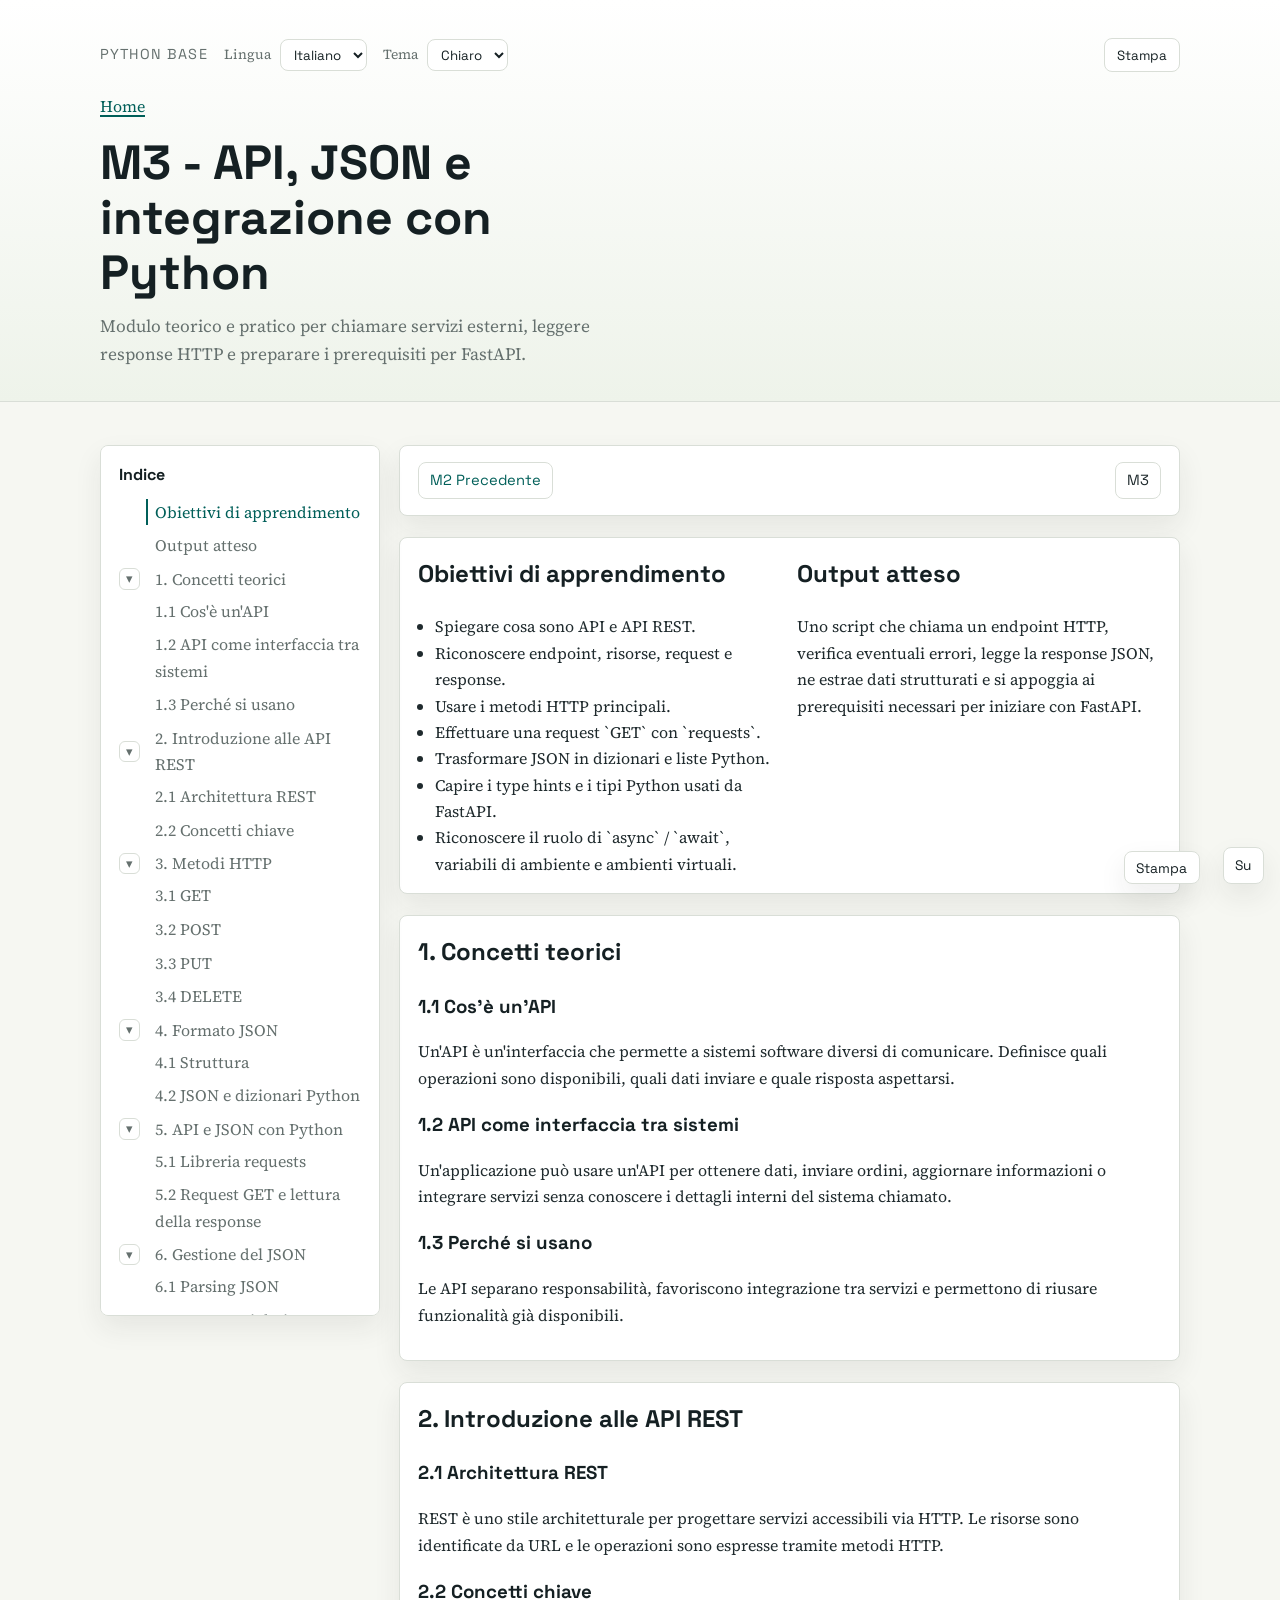
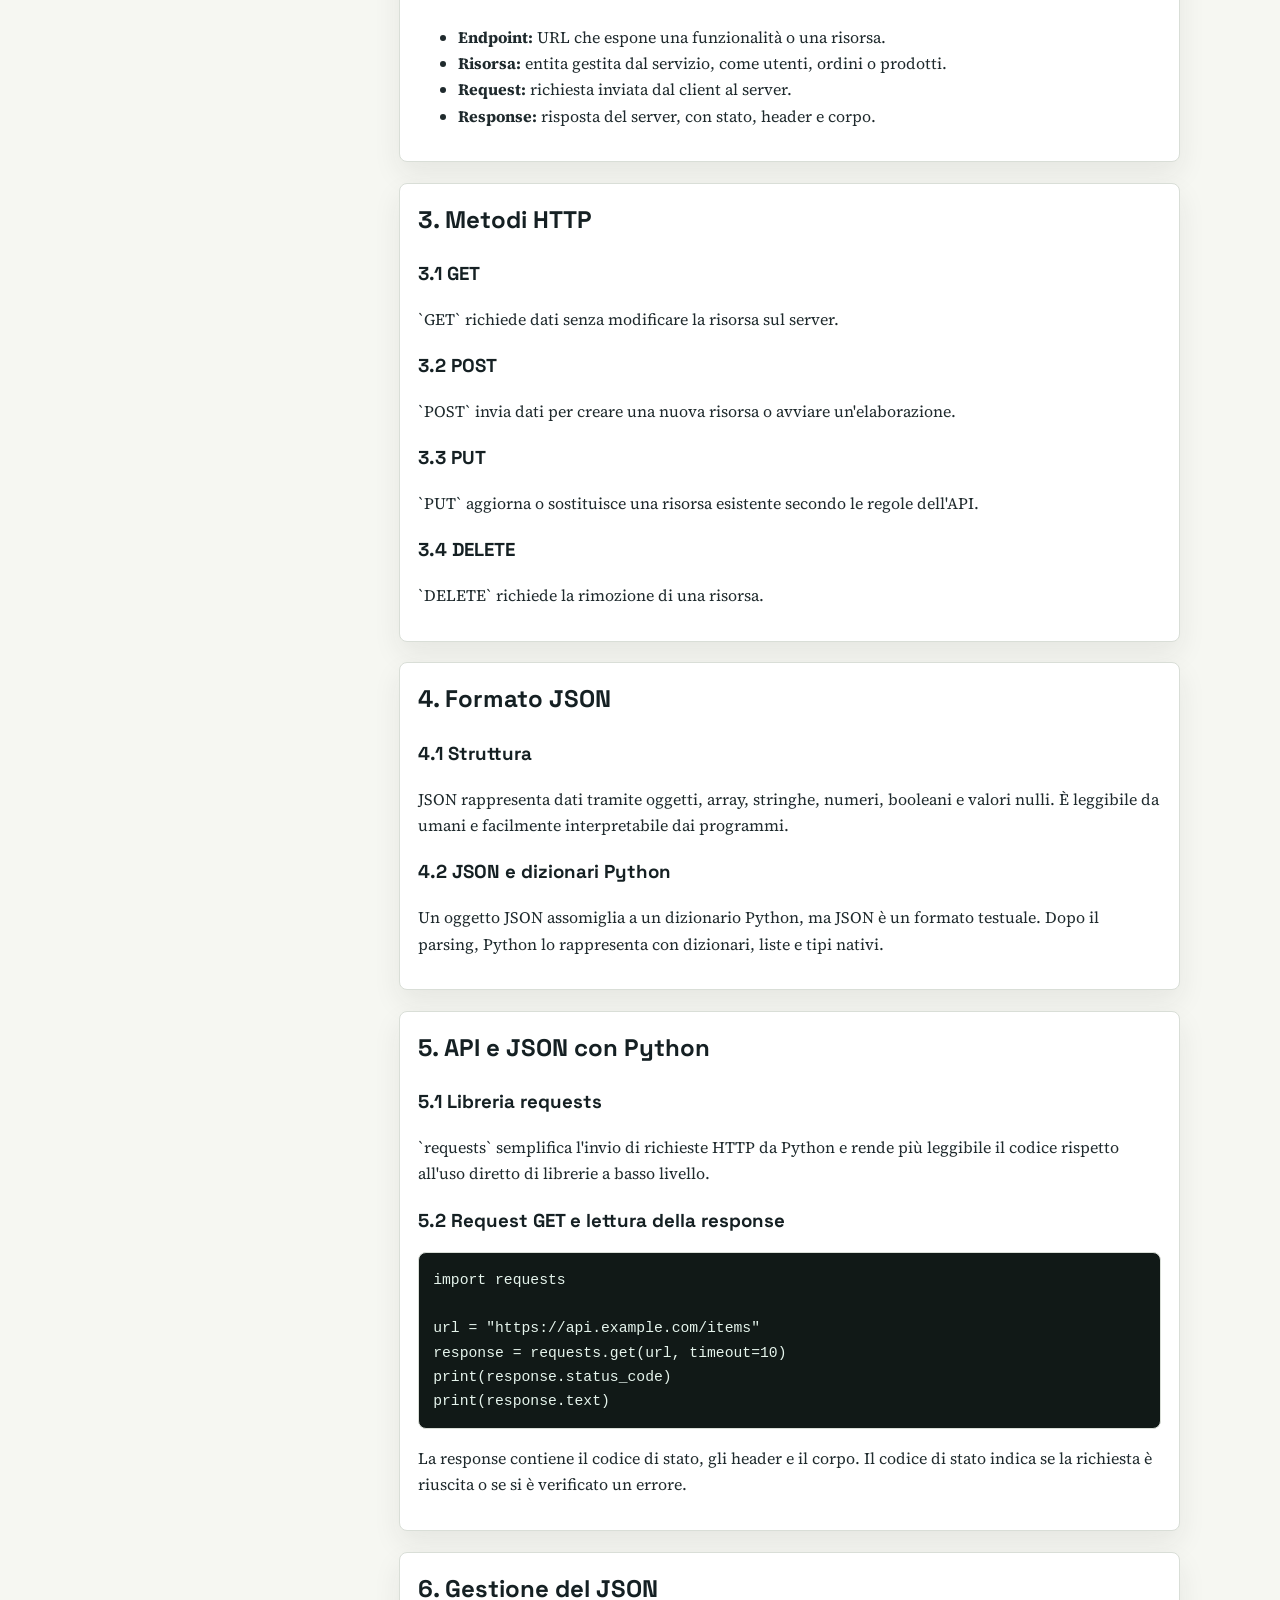
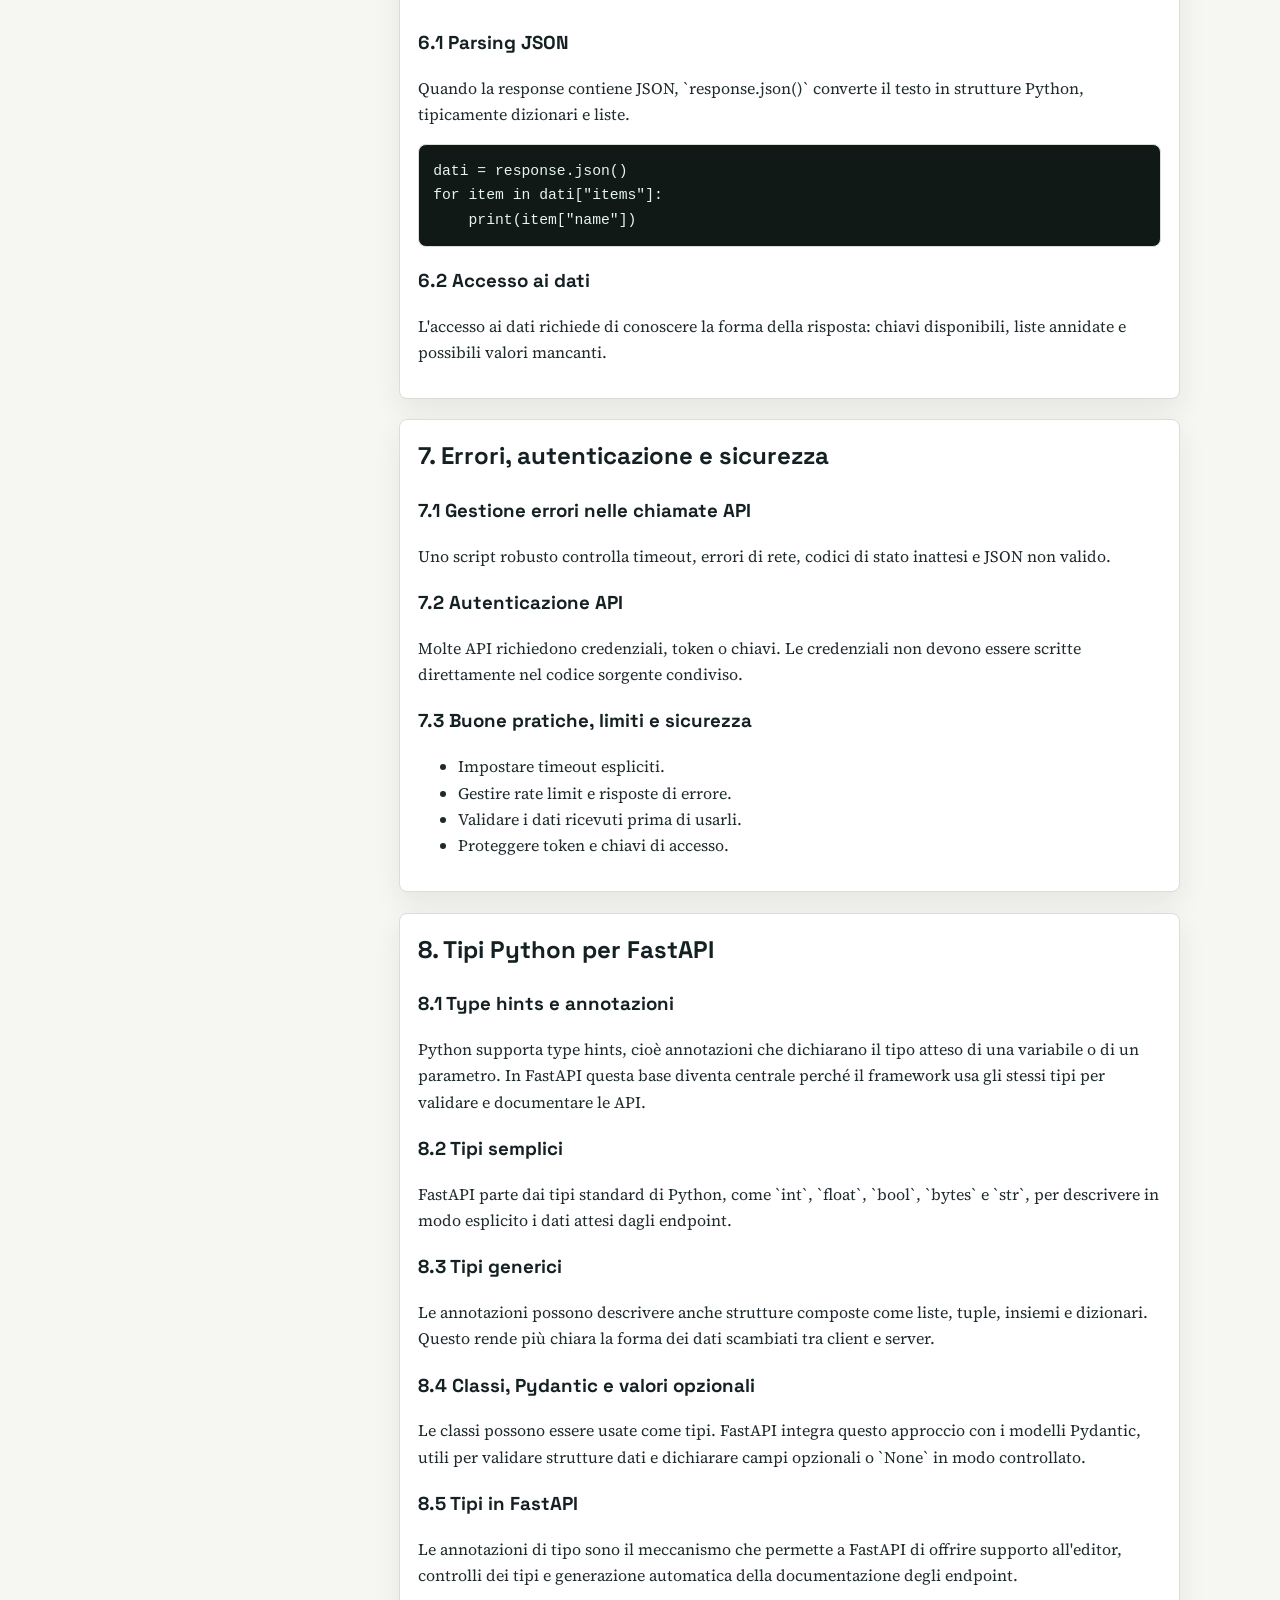
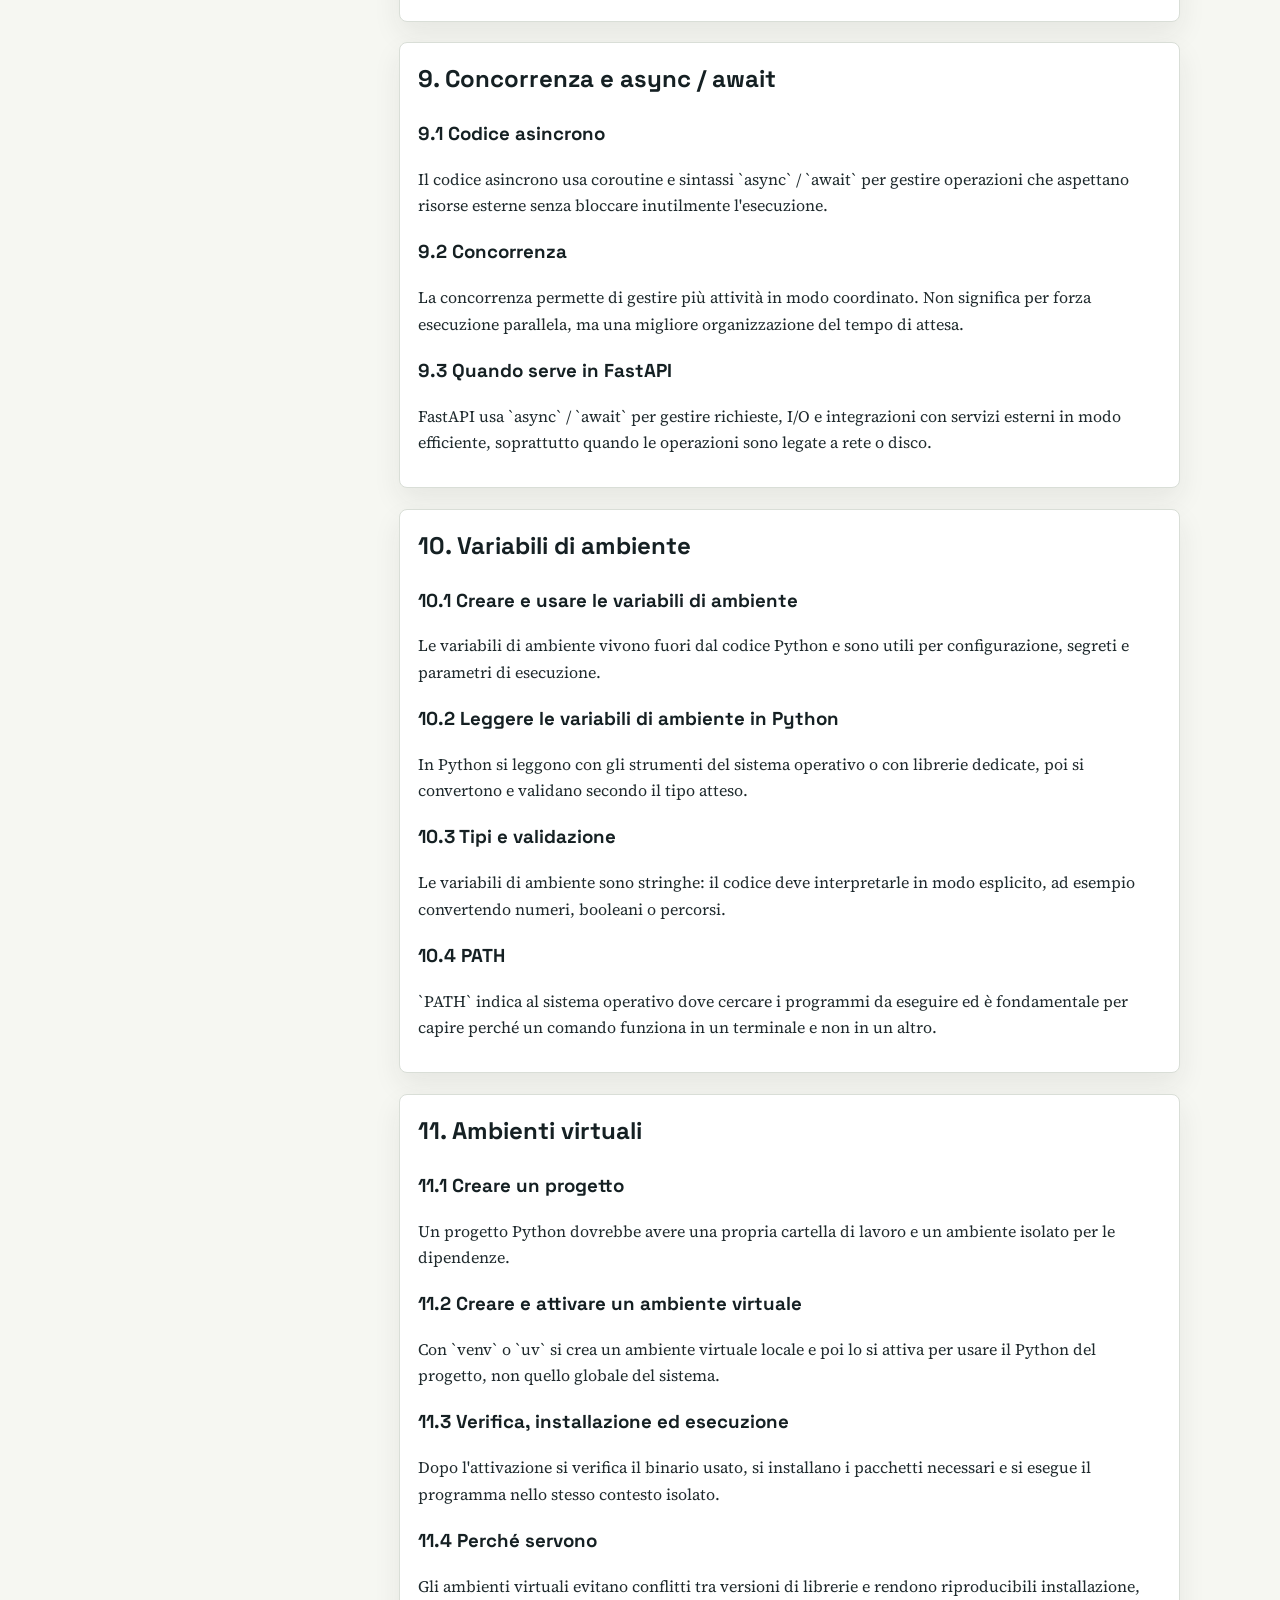
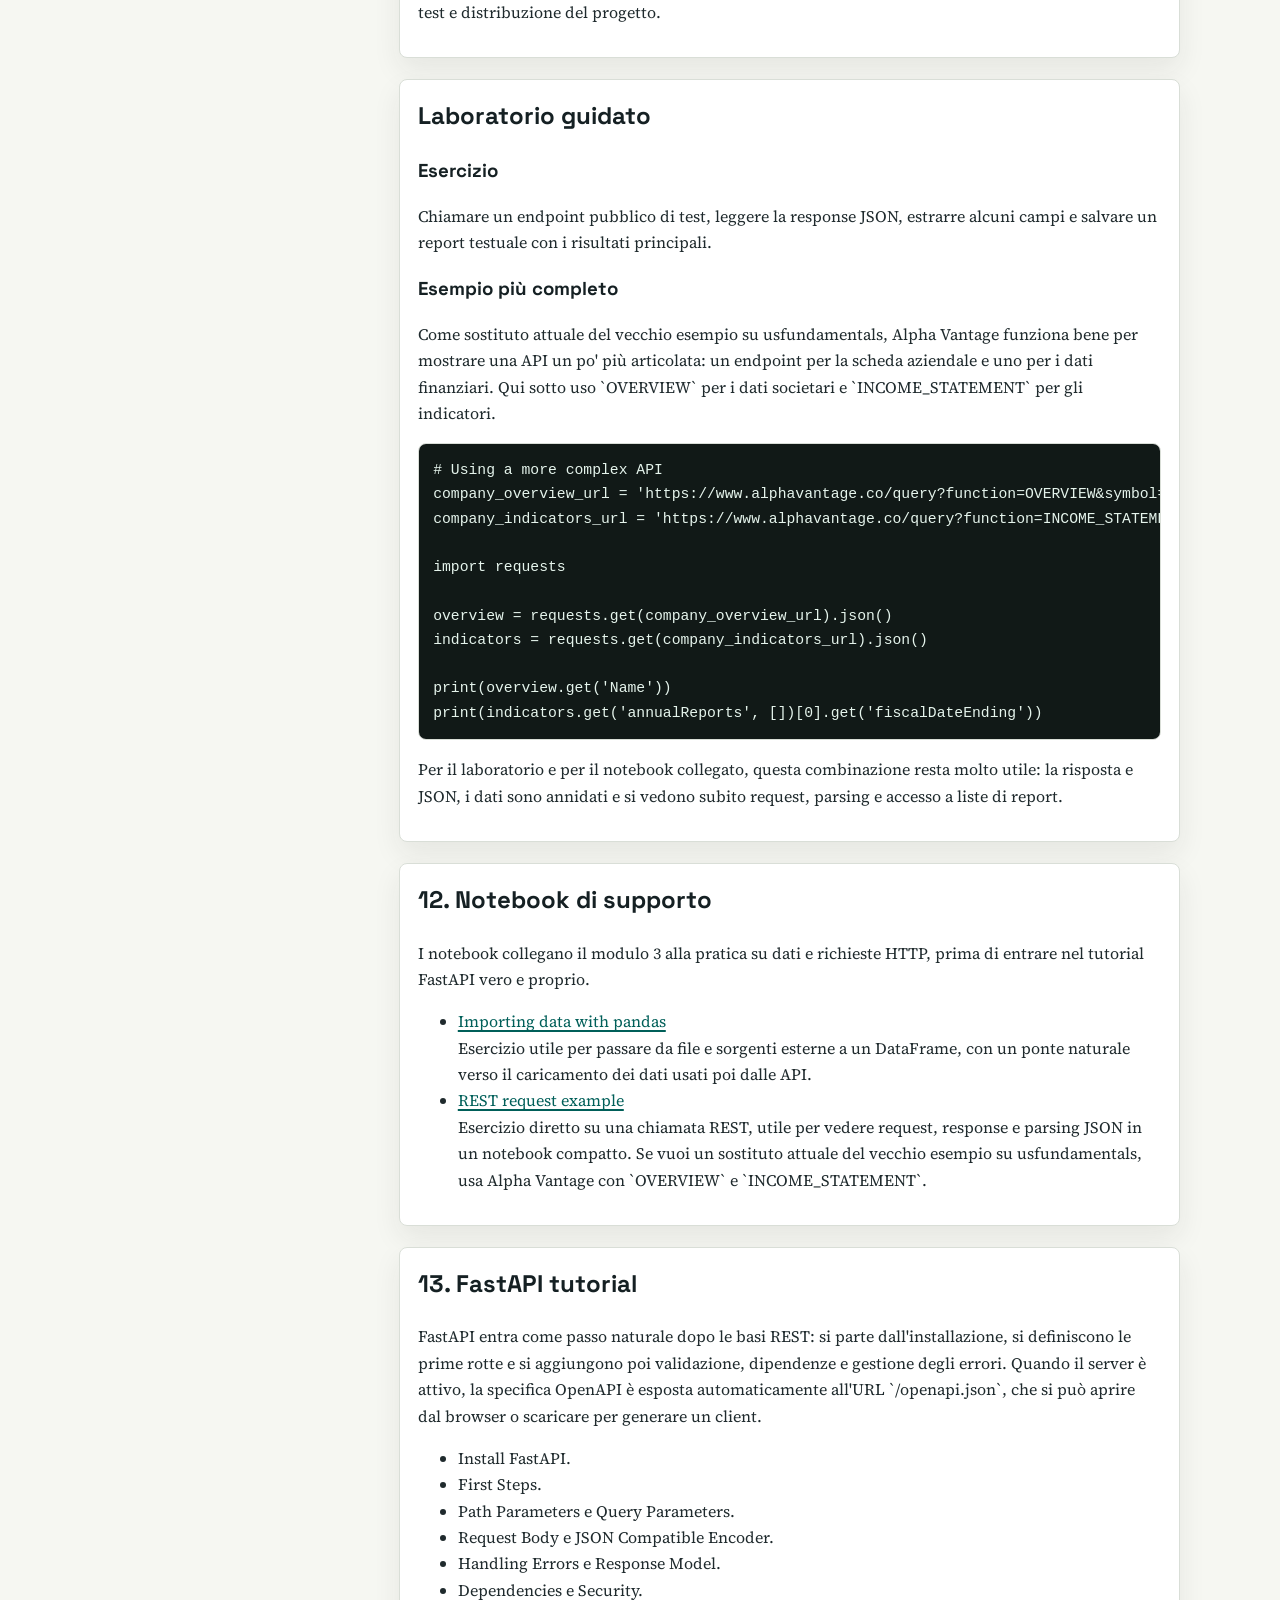
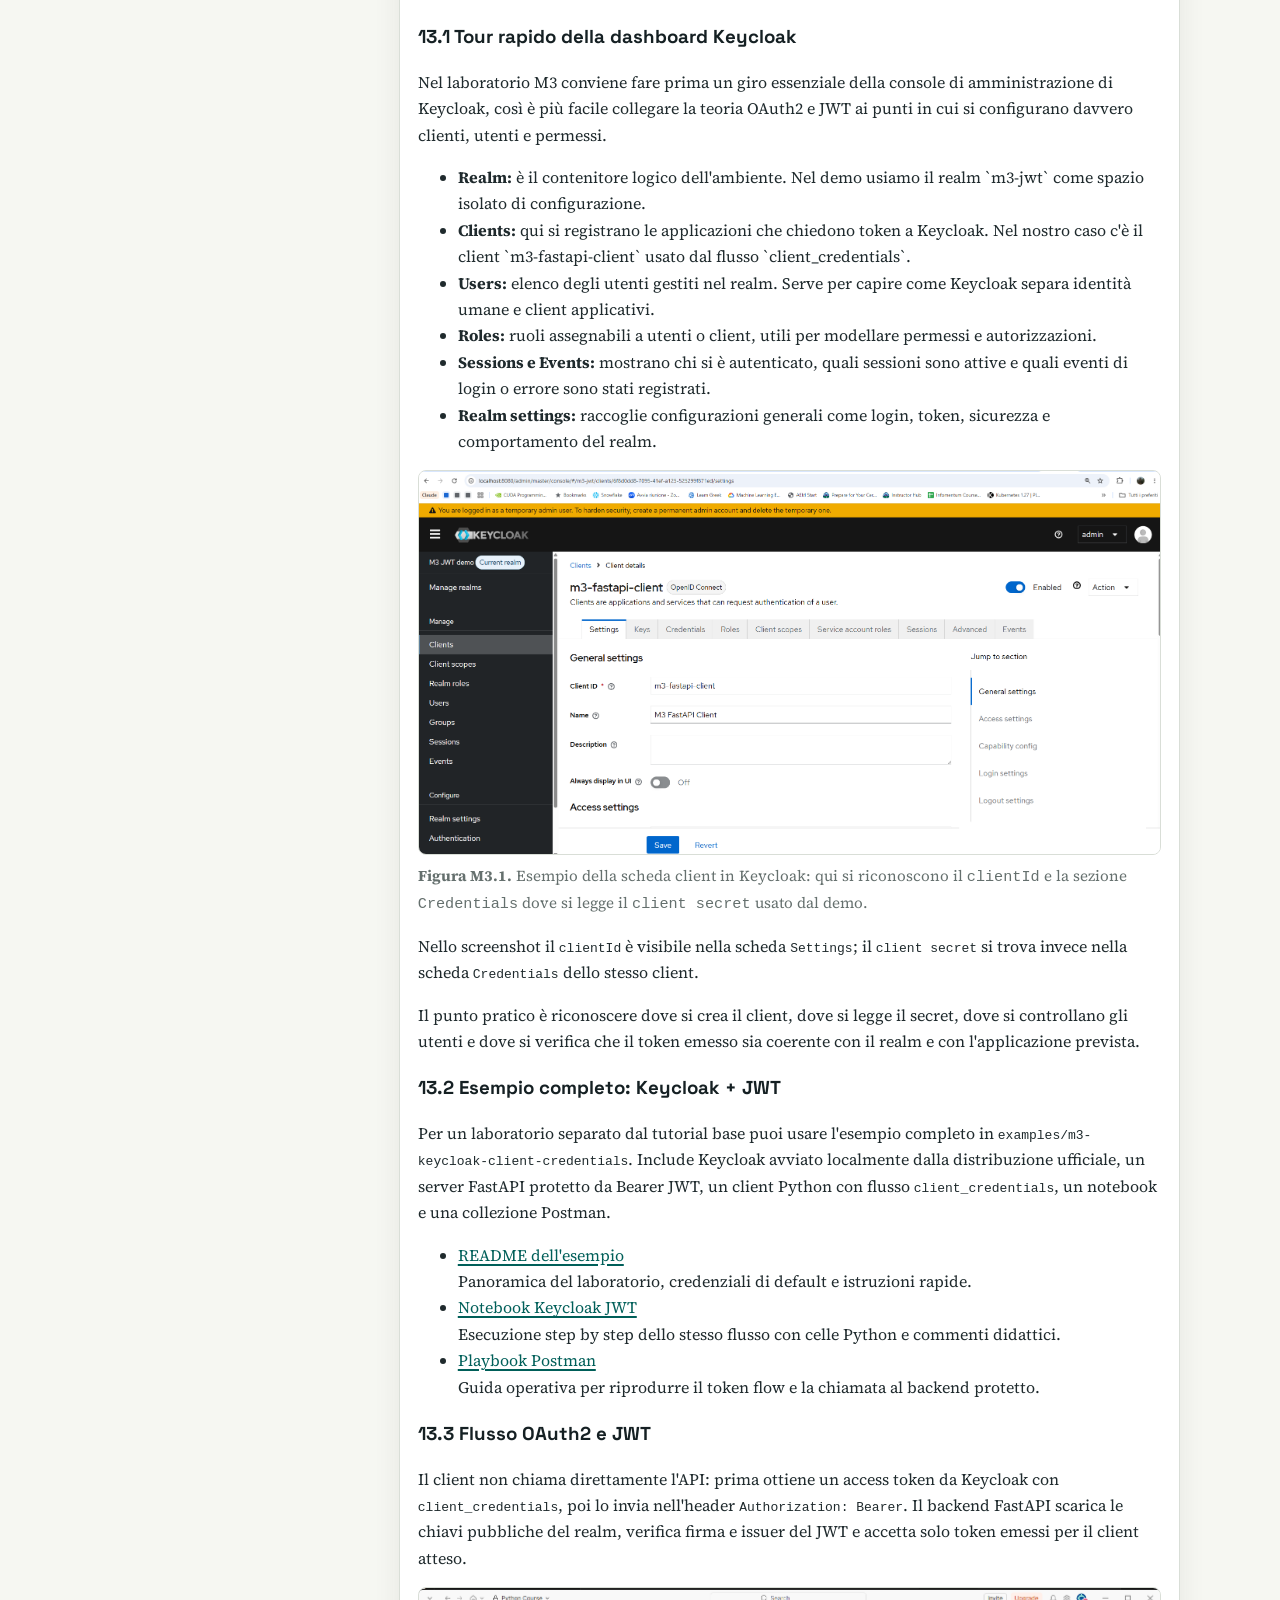
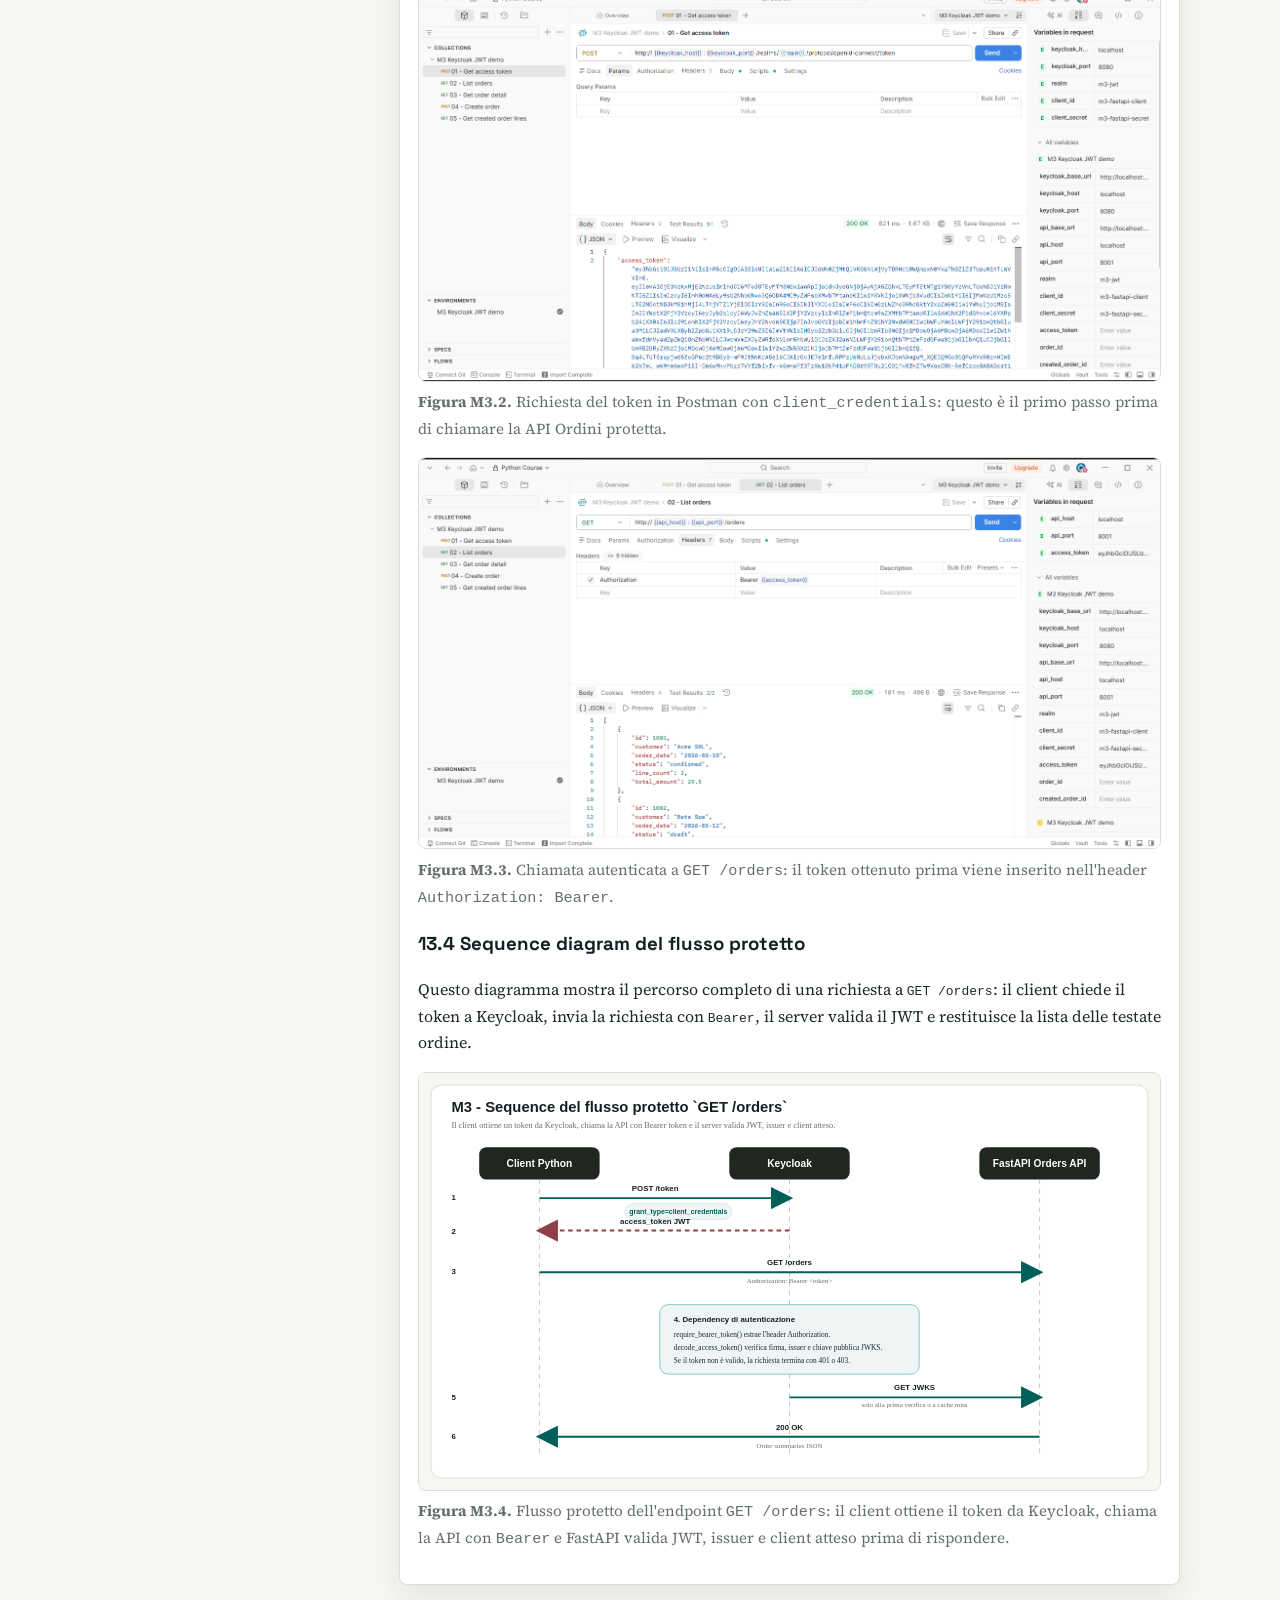
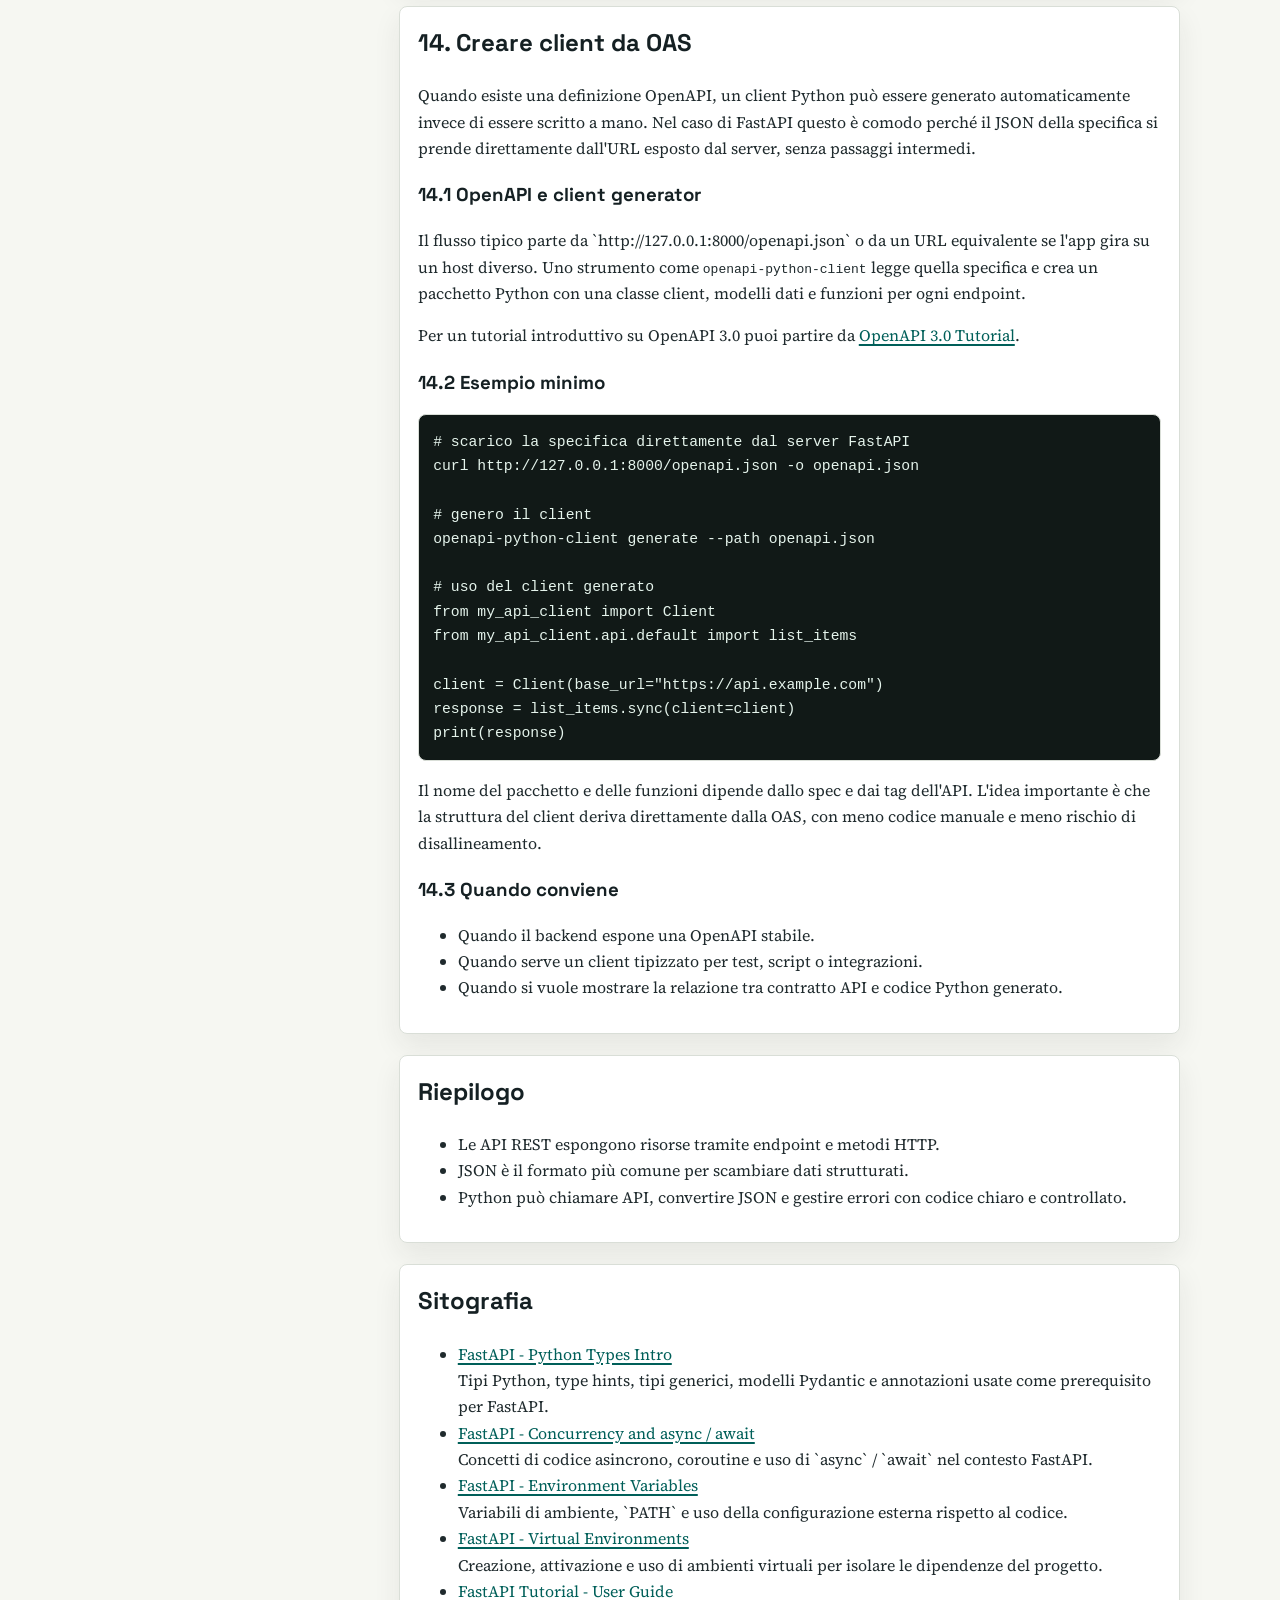
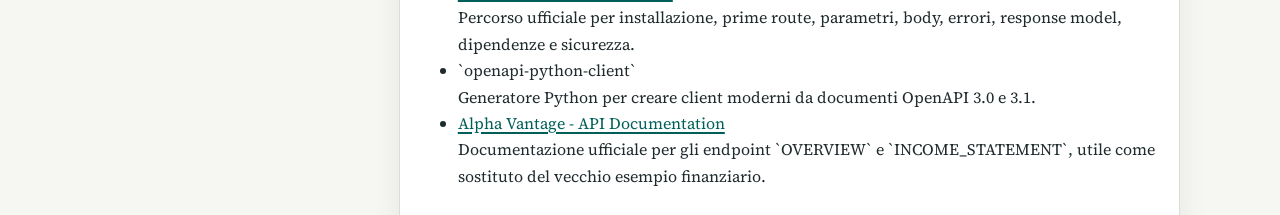
<file: site/chapters/chapter-03.html>
<!DOCTYPE html>
<html lang="it">
<head>
  <meta charset="utf-8">
  <meta name="viewport" content="width=device-width, initial-scale=1">
  <title>M3 - API, JSON e integrazione con Python</title>
  <link rel="preconnect" href="https://fonts.googleapis.com">
  <link rel="preconnect" href="https://fonts.gstatic.com" crossorigin>
  <link href="https://fonts.googleapis.com/css2?family=Space+Grotesk:wght@400;500;700&family=Source+Serif+4:opsz,wght@8..60,400;8..60,600&display=swap" rel="stylesheet">
  <link rel="icon" href="../favicon.svg" type="image/svg+xml">
  <link rel="stylesheet" href="../assets/css/site.css">
  <script defer src="../assets/js/site.js"></script>
</head>
<body id="top" data-page-lang="it">
  <div id="google_translate_element" class="translate-host" aria-hidden="true"></div>

  <header class="site-header">
    <div class="shell">
      <section class="hero">
        <p><a href="../index.html">Home</a></p>
        <h1>M3 - API, JSON e integrazione con Python</h1>
        <p class="hero-copy">Modulo teorico e pratico per chiamare servizi esterni, leggere response HTTP e preparare i prerequisiti per FastAPI.</p>
      </section>
    </div>
  </header>

  <main class="shell module-layout">
    <aside class="panel outline-panel" aria-label="Indice modulo">
      <h2 class="outline-title">Indice</h2>
      <nav id="outline-nav"></nav>
    </aside>

    <article class="module-main">
      <section class="panel">
        <nav class="module-nav" aria-label="Navigazione modulo">
          <a href="chapter-02.html">M2 Precedente</a>
          <span>M3</span>
        </nav>
      </section>

      <section class="panel info-grid">
        <div>
          <h2>Obiettivi di apprendimento</h2>
          <ul>
            <li>Spiegare cosa sono API e API REST.</li>
            <li>Riconoscere endpoint, risorse, request e response.</li>
            <li>Usare i metodi HTTP principali.</li>
            <li>Effettuare una request `GET` con `requests`.</li>
            <li>Trasformare JSON in dizionari e liste Python.</li>
            <li>Capire i type hints e i tipi Python usati da FastAPI.</li>
            <li>Riconoscere il ruolo di `async` / `await`, variabili di ambiente e ambienti virtuali.</li>
          </ul>
        </div>
        <div>
          <h2>Output atteso</h2>
          <p>Uno script che chiama un endpoint HTTP, verifica eventuali errori, legge la response JSON, ne estrae dati strutturati e si appoggia ai prerequisiti necessari per iniziare con FastAPI.</p>
        </div>
      </section>

      <section class="panel">
        <h2>1. Concetti teorici</h2>
        <h3>1.1 Cos'è un'API</h3>
        <p>Un'API è un'interfaccia che permette a sistemi software diversi di comunicare. Definisce quali operazioni sono disponibili, quali dati inviare e quale risposta aspettarsi.</p>
        <h3>1.2 API come interfaccia tra sistemi</h3>
        <p>Un'applicazione può usare un'API per ottenere dati, inviare ordini, aggiornare informazioni o integrare servizi senza conoscere i dettagli interni del sistema chiamato.</p>
        <h3>1.3 Perché si usano</h3>
        <p>Le API separano responsabilità, favoriscono integrazione tra servizi e permettono di riusare funzionalità già disponibili.</p>
      </section>

      <section class="panel">
        <h2>2. Introduzione alle API REST</h2>
        <h3>2.1 Architettura REST</h3>
        <p>REST è uno stile architetturale per progettare servizi accessibili via HTTP. Le risorse sono identificate da URL e le operazioni sono espresse tramite metodi HTTP.</p>
        <h3>2.2 Concetti chiave</h3>
        <ul>
          <li><strong>Endpoint:</strong> URL che espone una funzionalità o una risorsa.</li>
          <li><strong>Risorsa:</strong> entita gestita dal servizio, come utenti, ordini o prodotti.</li>
          <li><strong>Request:</strong> richiesta inviata dal client al server.</li>
          <li><strong>Response:</strong> risposta del server, con stato, header e corpo.</li>
        </ul>
      </section>

      <section class="panel">
        <h2>3. Metodi HTTP</h2>
        <h3>3.1 GET</h3>
        <p>`GET` richiede dati senza modificare la risorsa sul server.</p>
        <h3>3.2 POST</h3>
        <p>`POST` invia dati per creare una nuova risorsa o avviare un'elaborazione.</p>
        <h3>3.3 PUT</h3>
        <p>`PUT` aggiorna o sostituisce una risorsa esistente secondo le regole dell'API.</p>
        <h3>3.4 DELETE</h3>
        <p>`DELETE` richiede la rimozione di una risorsa.</p>
      </section>

      <section class="panel">
        <h2>4. Formato JSON</h2>
        <h3>4.1 Struttura</h3>
        <p>JSON rappresenta dati tramite oggetti, array, stringhe, numeri, booleani e valori nulli. È leggibile da umani e facilmente interpretabile dai programmi.</p>
        <h3>4.2 JSON e dizionari Python</h3>
        <p>Un oggetto JSON assomiglia a un dizionario Python, ma JSON è un formato testuale. Dopo il parsing, Python lo rappresenta con dizionari, liste e tipi nativi.</p>
      </section>

      <section class="panel">
        <h2>5. API e JSON con Python</h2>
        <h3>5.1 Libreria requests</h3>
        <p>`requests` semplifica l'invio di richieste HTTP da Python e rende più leggibile il codice rispetto all'uso diretto di librerie a basso livello.</p>
        <h3>5.2 Request GET e lettura della response</h3>
        <pre class="code-sample"><code>import requests

url = "https://api.example.com/items"
response = requests.get(url, timeout=10)
print(response.status_code)
print(response.text)</code></pre>
        <p>La response contiene il codice di stato, gli header e il corpo. Il codice di stato indica se la richiesta è riuscita o se si è verificato un errore.</p>
      </section>

      <section class="panel">
        <h2>6. Gestione del JSON</h2>
        <h3>6.1 Parsing JSON</h3>
        <p>Quando la response contiene JSON, `response.json()` converte il testo in strutture Python, tipicamente dizionari e liste.</p>
        <pre class="code-sample"><code>dati = response.json()
for item in dati["items"]:
    print(item["name"])</code></pre>
        <h3>6.2 Accesso ai dati</h3>
        <p>L'accesso ai dati richiede di conoscere la forma della risposta: chiavi disponibili, liste annidate e possibili valori mancanti.</p>
      </section>

      <section class="panel">
        <h2>7. Errori, autenticazione e sicurezza</h2>
        <h3>7.1 Gestione errori nelle chiamate API</h3>
        <p>Uno script robusto controlla timeout, errori di rete, codici di stato inattesi e JSON non valido.</p>
        <h3>7.2 Autenticazione API</h3>
        <p>Molte API richiedono credenziali, token o chiavi. Le credenziali non devono essere scritte direttamente nel codice sorgente condiviso.</p>
        <h3>7.3 Buone pratiche, limiti e sicurezza</h3>
        <ul>
          <li>Impostare timeout espliciti.</li>
          <li>Gestire rate limit e risposte di errore.</li>
          <li>Validare i dati ricevuti prima di usarli.</li>
          <li>Proteggere token e chiavi di accesso.</li>
        </ul>
      </section>

      <section class="panel">
        <h2>8. Tipi Python per FastAPI</h2>
        <h3>8.1 Type hints e annotazioni</h3>
        <p>Python supporta type hints, cioè annotazioni che dichiarano il tipo atteso di una variabile o di un parametro. In FastAPI questa base diventa centrale perché il framework usa gli stessi tipi per validare e documentare le API.</p>
        <h3>8.2 Tipi semplici</h3>
        <p>FastAPI parte dai tipi standard di Python, come `int`, `float`, `bool`, `bytes` e `str`, per descrivere in modo esplicito i dati attesi dagli endpoint.</p>
        <h3>8.3 Tipi generici</h3>
        <p>Le annotazioni possono descrivere anche strutture composte come liste, tuple, insiemi e dizionari. Questo rende più chiara la forma dei dati scambiati tra client e server.</p>
        <h3>8.4 Classi, Pydantic e valori opzionali</h3>
        <p>Le classi possono essere usate come tipi. FastAPI integra questo approccio con i modelli Pydantic, utili per validare strutture dati e dichiarare campi opzionali o `None` in modo controllato.</p>
        <h3>8.5 Tipi in FastAPI</h3>
        <p>Le annotazioni di tipo sono il meccanismo che permette a FastAPI di offrire supporto all'editor, controlli dei tipi e generazione automatica della documentazione degli endpoint.</p>
      </section>

      <section class="panel">
        <h2>9. Concorrenza e async / await</h2>
        <h3>9.1 Codice asincrono</h3>
        <p>Il codice asincrono usa coroutine e sintassi `async` / `await` per gestire operazioni che aspettano risorse esterne senza bloccare inutilmente l'esecuzione.</p>
        <h3>9.2 Concorrenza</h3>
        <p>La concorrenza permette di gestire più attività in modo coordinato. Non significa per forza esecuzione parallela, ma una migliore organizzazione del tempo di attesa.</p>
        <h3>9.3 Quando serve in FastAPI</h3>
        <p>FastAPI usa `async` / `await` per gestire richieste, I/O e integrazioni con servizi esterni in modo efficiente, soprattutto quando le operazioni sono legate a rete o disco.</p>
      </section>

      <section class="panel">
        <h2>10. Variabili di ambiente</h2>
        <h3>10.1 Creare e usare le variabili di ambiente</h3>
        <p>Le variabili di ambiente vivono fuori dal codice Python e sono utili per configurazione, segreti e parametri di esecuzione.</p>
        <h3>10.2 Leggere le variabili di ambiente in Python</h3>
        <p>In Python si leggono con gli strumenti del sistema operativo o con librerie dedicate, poi si convertono e validano secondo il tipo atteso.</p>
        <h3>10.3 Tipi e validazione</h3>
        <p>Le variabili di ambiente sono stringhe: il codice deve interpretarle in modo esplicito, ad esempio convertendo numeri, booleani o percorsi.</p>
        <h3>10.4 PATH</h3>
        <p>`PATH` indica al sistema operativo dove cercare i programmi da eseguire ed è fondamentale per capire perché un comando funziona in un terminale e non in un altro.</p>
      </section>

      <section class="panel">
        <h2>11. Ambienti virtuali</h2>
        <h3>11.1 Creare un progetto</h3>
        <p>Un progetto Python dovrebbe avere una propria cartella di lavoro e un ambiente isolato per le dipendenze.</p>
        <h3>11.2 Creare e attivare un ambiente virtuale</h3>
        <p>Con `venv` o `uv` si crea un ambiente virtuale locale e poi lo si attiva per usare il Python del progetto, non quello globale del sistema.</p>
        <h3>11.3 Verifica, installazione ed esecuzione</h3>
        <p>Dopo l'attivazione si verifica il binario usato, si installano i pacchetti necessari e si esegue il programma nello stesso contesto isolato.</p>
        <h3>11.4 Perché servono</h3>
        <p>Gli ambienti virtuali evitano conflitti tra versioni di librerie e rendono riproducibili installazione, test e distribuzione del progetto.</p>
      </section>

      <section class="panel">
        <h2>Laboratorio guidato</h2>
        <h3>Esercizio</h3>
        <p>Chiamare un endpoint pubblico di test, leggere la response JSON, estrarre alcuni campi e salvare un report testuale con i risultati principali.</p>
        <h3>Esempio più completo</h3>
        <p>Come sostituto attuale del vecchio esempio su usfundamentals, Alpha Vantage funziona bene per mostrare una API un po' più articolata: un endpoint per la scheda aziendale e uno per i dati finanziari. Qui sotto uso `OVERVIEW` per i dati societari e `INCOME_STATEMENT` per gli indicatori.</p>
        <pre class="code-sample"><code># Using a more complex API
company_overview_url = 'https://www.alphavantage.co/query?function=OVERVIEW&symbol=IBM&apikey=demo'
company_indicators_url = 'https://www.alphavantage.co/query?function=INCOME_STATEMENT&symbol=IBM&apikey=demo'

import requests

overview = requests.get(company_overview_url).json()
indicators = requests.get(company_indicators_url).json()

print(overview.get('Name'))
print(indicators.get('annualReports', [])[0].get('fiscalDateEnding'))</code></pre>
        <p>Per il laboratorio e per il notebook collegato, questa combinazione resta molto utile: la risposta e JSON, i dati sono annidati e si vedono subito request, parsing e accesso a liste di report.</p>
      </section>

      <section class="panel">
        <h2>12. Notebook di supporto</h2>
        <p>I notebook collegano il modulo 3 alla pratica su dati e richieste HTTP, prima di entrare nel tutorial FastAPI vero e proprio.</p>
        <ul>
          <li>
            <a href="../examples/m3-keycloak-client-credentials/notebook/M3-Keycloak-JWT-Demo.ipynb" target="_blank" rel="noopener noreferrer">
              Importing data with pandas
            </a>
            <br>
            Esercizio utile per passare da file e sorgenti esterne a un DataFrame, con un ponte naturale verso il caricamento dei dati usati poi dalle API.
          </li>
          <li>
            <a href="../examples/m3-keycloak-client-credentials/notebook/M3-Keycloak-JWT-Demo.ipynb" target="_blank" rel="noopener noreferrer">
              REST request example
            </a>
            <br>
            Esercizio diretto su una chiamata REST, utile per vedere request, response e parsing JSON in un notebook compatto. Se vuoi un sostituto attuale del vecchio esempio su usfundamentals, usa Alpha Vantage con `OVERVIEW` e `INCOME_STATEMENT`.
          </li>
        </ul>
      </section>

      <section class="panel">
        <h2>13. FastAPI tutorial</h2>
        <p>FastAPI entra come passo naturale dopo le basi REST: si parte dall'installazione, si definiscono le prime rotte e si aggiungono poi validazione, dipendenze e gestione degli errori. Quando il server è attivo, la specifica OpenAPI è esposta automaticamente all'URL `/openapi.json`, che si può aprire dal browser o scaricare per generare un client.</p>
        <ul>
          <li>Install FastAPI.</li>
          <li>First Steps.</li>
          <li>Path Parameters e Query Parameters.</li>
          <li>Request Body e JSON Compatible Encoder.</li>
          <li>Handling Errors e Response Model.</li>
          <li>Dependencies e Security.</li>
        </ul>
        <h3>13.1 Tour rapido della dashboard Keycloak</h3>
        <p>Nel laboratorio M3 conviene fare prima un giro essenziale della console di amministrazione di Keycloak, così è più facile collegare la teoria OAuth2 e JWT ai punti in cui si configurano davvero clienti, utenti e permessi.</p>
        <ul>
          <li><strong>Realm:</strong> è il contenitore logico dell'ambiente. Nel demo usiamo il realm `m3-jwt` come spazio isolato di configurazione.</li>
          <li><strong>Clients:</strong> qui si registrano le applicazioni che chiedono token a Keycloak. Nel nostro caso c'è il client `m3-fastapi-client` usato dal flusso `client_credentials`.</li>
          <li><strong>Users:</strong> elenco degli utenti gestiti nel realm. Serve per capire come Keycloak separa identità umane e client applicativi.</li>
          <li><strong>Roles:</strong> ruoli assegnabili a utenti o client, utili per modellare permessi e autorizzazioni.</li>
          <li><strong>Sessions e Events:</strong> mostrano chi si è autenticato, quali sessioni sono attive e quali eventi di login o errore sono stati registrati.</li>
          <li><strong>Realm settings:</strong> raccoglie configurazioni generali come login, token, sicurezza e comportamento del realm.</li>
        </ul>
        <figure class="module-figure" data-zoomable>
          <img src="../assets/images/m3-keycloak-client-settings.png" alt="Screenshot della pagina client di Keycloak con il client m3-fastapi-client e le credenziali usate per l'autenticazione.">
          <figcaption><strong>Figura M3.1.</strong> Esempio della scheda client in Keycloak: qui si riconoscono il <code>clientId</code> e la sezione <code>Credentials</code> dove si legge il <code>client secret</code> usato dal demo.</figcaption>
        </figure>
        <p>Nello screenshot il <code>clientId</code> è visibile nella scheda <code>Settings</code>; il <code>client secret</code> si trova invece nella scheda <code>Credentials</code> dello stesso client.</p>
        <p>Il punto pratico è riconoscere dove si crea il client, dove si legge il secret, dove si controllano gli utenti e dove si verifica che il token emesso sia coerente con il realm e con l'applicazione prevista.</p>
        <h3>13.2 Esempio completo: Keycloak + JWT</h3>
        <p>Per un laboratorio separato dal tutorial base puoi usare l'esempio completo in <code>examples/m3-keycloak-client-credentials</code>. Include Keycloak avviato localmente dalla distribuzione ufficiale, un server FastAPI protetto da Bearer JWT, un client Python con flusso <code>client_credentials</code>, un notebook e una collezione Postman.</p>
        <ul>
          <li>
            <a href="../examples/m3-keycloak-client-credentials/README.md" target="_blank" rel="noopener noreferrer">
              README dell'esempio
            </a>
            <br>
            Panoramica del laboratorio, credenziali di default e istruzioni rapide.
          </li>
          <li>
            <a href="../examples/m3-keycloak-client-credentials/notebook/M3-Keycloak-JWT-Demo.ipynb" target="_blank" rel="noopener noreferrer">
              Notebook Keycloak JWT
            </a>
            <br>
            Esecuzione step by step dello stesso flusso con celle Python e commenti didattici.
          </li>
          <li>
            <a href="../examples/m3-keycloak-client-credentials/postman/README.md" target="_blank" rel="noopener noreferrer">
              Playbook Postman
            </a>
            <br>
            Guida operativa per riprodurre il token flow e la chiamata al backend protetto.
          </li>
        </ul>
        <h3>13.3 Flusso OAuth2 e JWT</h3>
        <p>Il client non chiama direttamente l'API: prima ottiene un access token da Keycloak con <code>client_credentials</code>, poi lo invia nell'header <code>Authorization: Bearer</code>. Il backend FastAPI scarica le chiavi pubbliche del realm, verifica firma e issuer del JWT e accetta solo token emessi per il client atteso.</p>
        <figure class="module-figure" data-zoomable>
          <img src="../assets/images/m3-postman-token-request.png" alt="Screenshot di Postman nella richiesta di ottenimento del token con client_credentials verso Keycloak.">
          <figcaption><strong>Figura M3.2.</strong> Richiesta del token in Postman con <code>client_credentials</code>: questo è il primo passo prima di chiamare la API Ordini protetta.</figcaption>
        </figure>
        <figure class="module-figure" data-zoomable>
          <img src="../assets/images/m3-postman-get-orders-with-token.png" alt="Screenshot di Postman nella chiamata GET /orders con il token Bearer inserito nell'header Authorization.">
          <figcaption><strong>Figura M3.3.</strong> Chiamata autenticata a <code>GET /orders</code>: il token ottenuto prima viene inserito nell'header <code>Authorization: Bearer</code>.</figcaption>
        </figure>
        <h3>13.4 Sequence diagram del flusso protetto</h3>
        <p>Questo diagramma mostra il percorso completo di una richiesta a <code>GET /orders</code>: il client chiede il token a Keycloak, invia la richiesta con <code>Bearer</code>, il server valida il JWT e restituisce la lista delle testate ordine.</p>
        <figure class="module-figure" data-zoomable>
          <img src="../assets/images/m3-orders-sequence.svg" alt="Sequence diagram del flusso protetto: Client Python, Keycloak e FastAPI Orders API con richiesta token, validazione JWT e risposta con la lista ordini.">
          <figcaption><strong>Figura M3.4.</strong> Flusso protetto dell'endpoint <code>GET /orders</code>: il client ottiene il token da Keycloak, chiama la API con <code>Bearer</code> e FastAPI valida JWT, issuer e client atteso prima di rispondere.</figcaption>
        </figure>
      </section>

      <section class="panel">
        <h2>14. Creare client da OAS</h2>
        <p>Quando esiste una definizione OpenAPI, un client Python può essere generato automaticamente invece di essere scritto a mano. Nel caso di FastAPI questo è comodo perché il JSON della specifica si prende direttamente dall'URL esposto dal server, senza passaggi intermedi.</p>
        <h3>14.1 OpenAPI e client generator</h3>
        <p>Il flusso tipico parte da `http://127.0.0.1:8000/openapi.json` o da un URL equivalente se l'app gira su un host diverso. Uno strumento come <code>openapi-python-client</code> legge quella specifica e crea un pacchetto Python con una classe client, modelli dati e funzioni per ogni endpoint.</p>
        <p>Per un tutorial introduttivo su OpenAPI 3.0 puoi partire da <a href="https://support.smartbear.com/swagger/studio/docs/en/get-started/openapi-3-0-tutorial.html" target="_blank" rel="noopener noreferrer">OpenAPI 3.0 Tutorial</a>.</p>
        <h3>14.2 Esempio minimo</h3>
        <pre class="code-sample"><code># scarico la specifica direttamente dal server FastAPI
curl http://127.0.0.1:8000/openapi.json -o openapi.json

# genero il client
openapi-python-client generate --path openapi.json

# uso del client generato
from my_api_client import Client
from my_api_client.api.default import list_items

client = Client(base_url="https://api.example.com")
response = list_items.sync(client=client)
print(response)</code></pre>
        <p>Il nome del pacchetto e delle funzioni dipende dallo spec e dai tag dell'API. L'idea importante è che la struttura del client deriva direttamente dalla OAS, con meno codice manuale e meno rischio di disallineamento.</p>
        <h3>14.3 Quando conviene</h3>
        <ul>
          <li>Quando il backend espone una OpenAPI stabile.</li>
          <li>Quando serve un client tipizzato per test, script o integrazioni.</li>
          <li>Quando si vuole mostrare la relazione tra contratto API e codice Python generato.</li>
        </ul>
      </section>

      <section class="panel">
        <h2>Riepilogo</h2>
        <ul>
          <li>Le API REST espongono risorse tramite endpoint e metodi HTTP.</li>
          <li>JSON è il formato più comune per scambiare dati strutturati.</li>
          <li>Python può chiamare API, convertire JSON e gestire errori con codice chiaro e controllato.</li>
        </ul>
      </section>

      <section class="panel">
        <h2>Sitografia</h2>
        <ul>
          <li>
            <a href="https://fastapi.tiangolo.com/python-types/" target="_blank" rel="noopener noreferrer">
              FastAPI - Python Types Intro
            </a>
            <br>
            Tipi Python, type hints, tipi generici, modelli Pydantic e annotazioni usate come prerequisito per FastAPI.
          </li>
          <li>
            <a href="https://fastapi.tiangolo.com/async/" target="_blank" rel="noopener noreferrer">
              FastAPI - Concurrency and async / await
            </a>
            <br>
            Concetti di codice asincrono, coroutine e uso di `async` / `await` nel contesto FastAPI.
          </li>
          <li>
            <a href="https://fastapi.tiangolo.com/environment-variables/" target="_blank" rel="noopener noreferrer">
              FastAPI - Environment Variables
            </a>
            <br>
            Variabili di ambiente, `PATH` e uso della configurazione esterna rispetto al codice.
          </li>
          <li>
            <a href="https://fastapi.tiangolo.com/virtual-environments/" target="_blank" rel="noopener noreferrer">
              FastAPI - Virtual Environments
            </a>
            <br>
            Creazione, attivazione e uso di ambienti virtuali per isolare le dipendenze del progetto.
          </li>
          <li>
            <a href="https://fastapi.tiangolo.com/tutorial/" target="_blank" rel="noopener noreferrer">
              FastAPI Tutorial - User Guide
            </a>
            <br>
            Percorso ufficiale per installazione, prime route, parametri, body, errori, response model, dipendenze e sicurezza.
          </li>
          <li>
            `openapi-python-client`
            <br>
            Generatore Python per creare client moderni da documenti OpenAPI 3.0 e 3.1.
          </li>
          <li>
            <a href="https://www.alphavantage.co/documentation/" target="_blank" rel="noopener noreferrer">
              Alpha Vantage - API Documentation
            </a>
            <br>
            Documentazione ufficiale per gli endpoint `OVERVIEW` e `INCOME_STATEMENT`, utile come sostituto del vecchio esempio finanziario.
          </li>
        </ul>
      </section>
    </article>
  </main>

  <script src="//translate.google.com/translate_a/element.js?cb=googleTranslateElementInit"></script>
</body>
</html>
</file>
<file: site/assets/css/site.css>
:root {
  --bg: #f6f7f2;
  --surface: #ffffff;
  --text: #1f2a2d;
  --muted: #65706e;
  --accent: #007a73;
  --accent-strong: #005f59;
  --secondary: #8f3f46;
  --line: #d9ded7;
  --ink: #152023;
  --shadow: 0 12px 28px rgba(36, 43, 38, 0.08);
  --header-a: #ffffff;
  --header-b: #eef3ea;
}

* {
  box-sizing: border-box;
}

html {
  scroll-behavior: smooth;
}

body {
  margin: 0;
  color: var(--text);
  background: linear-gradient(180deg, #ffffff 0, var(--bg) 310px);
  font-family: "Source Serif 4", Georgia, serif;
  line-height: 1.65;
}

body[data-theme="dark"] {
  --bg: #151816;
  --surface: #202620;
  --text: #e7eee7;
  --muted: #adbaaf;
  --accent: #5bc4b9;
  --accent-strong: #8edfd7;
  --secondary: #e18a93;
  --line: #354035;
  --ink: #f4faf4;
  --shadow: 0 14px 34px rgba(0, 0, 0, 0.35);
  --header-a: #202620;
  --header-b: #1a1f1b;
}

h1,
h2,
h3,
h4,
.site-mark,
.agenda-number,
.agenda-text,
button,
select,
.module-nav,
.top-link {
  font-family: "Space Grotesk", "Segoe UI", sans-serif;
}

a {
  color: var(--accent-strong);
  text-decoration-thickness: 2px;
  text-underline-offset: 3px;
}

a:hover,
a:focus-visible {
  color: var(--accent);
}

.shell {
  width: min(1080px, calc(100% - 2rem));
  margin: 0 auto;
}

.translate-host {
  position: absolute;
  width: 1px;
  height: 1px;
  overflow: hidden;
  clip-path: inset(50%);
}

.goog-te-banner-frame.skiptranslate,
body > .skiptranslate {
  display: none !important;
}

body {
  top: 0 !important;
}

.site-header {
  padding: 2.4rem 0 2rem;
  border-bottom: 1px solid var(--line);
  background: linear-gradient(180deg, var(--header-a), var(--header-b));
}

.header-top {
  display: flex;
  justify-content: space-between;
  gap: 1rem;
  align-items: center;
  flex-wrap: wrap;
}

.site-mark {
  margin: 0;
  font-size: 0.9rem;
  letter-spacing: 0.08em;
  text-transform: uppercase;
  color: var(--muted);
}

.lang-switch,
.theme-switch {
  display: inline-flex;
  align-items: center;
  gap: 0.6rem;
  font-size: 0.86rem;
  color: var(--muted);
}

.lang-switch select,
.theme-switch select {
  border: 1px solid var(--line);
  border-radius: 8px;
  padding: 0.35rem 0.55rem;
  color: var(--ink);
  background: var(--surface);
}

.hero {
  margin-top: 1.3rem;
  max-width: 70ch;
}

.hero h1 {
  margin: 0 0 0.7rem;
  line-height: 1.15;
  color: var(--ink);
  font-size: clamp(2rem, 4.8vw, 3rem);
}

.hero-copy {
  margin: 0;
  font-size: 1.08rem;
  color: var(--muted);
}

.hero-board {
  margin-top: 1.2rem;
  display: grid;
  grid-template-columns: repeat(4, minmax(0, 1fr));
  gap: 0.6rem;
  max-width: 760px;
}

.hero-step {
  min-height: 84px;
  border: 1px solid var(--line);
  border-top: 4px solid var(--accent);
  border-radius: 8px;
  background: var(--surface);
  padding: 0.7rem;
  box-shadow: var(--shadow);
}

.hero-step:nth-child(2) {
  border-top-color: var(--secondary);
}

.hero-step:nth-child(3) {
  border-top-color: #b27b00;
}

.hero-step:nth-child(4) {
  border-top-color: #5a6f2b;
}

.hero-step strong,
.stat-value,
.lab-label {
  display: block;
  font-family: "Space Grotesk", "Segoe UI", sans-serif;
  color: var(--ink);
}

.hero-step span {
  display: block;
  margin-top: 0.2rem;
  color: var(--muted);
  font-size: 0.92rem;
  line-height: 1.35;
}

.section-head {
  margin-top: 1.8rem;
}

.section-head h2 {
  margin: 0;
  font-size: 1.5rem;
}

.section-sub {
  margin: 0.35rem 0 0;
  color: var(--muted);
}

.agenda-list {
  list-style: none;
  padding: 0;
  margin: 1rem 0 0;
}

.agenda-item + .agenda-item {
  margin-top: 0.8rem;
}

.agenda-link {
  display: grid;
  grid-template-columns: 70px 1fr;
  gap: 1rem;
  text-decoration: none;
  color: inherit;
  background: var(--surface);
  border: 1px solid var(--line);
  border-radius: 8px;
  padding: 1rem 1rem 1rem 0.9rem;
  box-shadow: var(--shadow);
  transition: transform 0.2s ease, box-shadow 0.2s ease, border-color 0.2s ease;
}

.agenda-link:hover,
.agenda-link:focus-visible {
  transform: translateY(-2px);
  border-color: rgba(10, 109, 136, 0.4);
  box-shadow: 0 18px 36px rgba(5, 22, 34, 0.14);
}

.agenda-number {
  align-self: start;
  justify-self: center;
  font-weight: 700;
  font-size: 1.1rem;
  color: #fff;
  background: linear-gradient(160deg, var(--accent), var(--secondary));
  border-radius: 8px;
  width: 52px;
  text-align: center;
  padding: 0.5rem 0;
}

.agenda-text {
  display: block;
  font-size: 1.1rem;
  color: var(--ink);
  margin-bottom: 0.25rem;
}

.agenda-teaser {
  color: var(--muted);
}

.panel {
  margin-top: 1.3rem;
  background: var(--surface);
  border: 1px solid var(--line);
  border-radius: 8px;
  padding: 1rem 1.1rem;
  box-shadow: var(--shadow);
}

.split-panel {
  display: grid;
  gap: 1rem;
  grid-template-columns: repeat(2, minmax(0, 1fr));
}

.stats-grid {
  display: grid;
  gap: 0.75rem;
  grid-template-columns: repeat(3, minmax(0, 1fr));
}

.stat-box {
  border: 1px solid var(--line);
  border-radius: 8px;
  padding: 0.8rem;
  background: color-mix(in srgb, var(--surface) 86%, var(--bg));
}

.stat-value {
  font-size: 1.3rem;
}

.stat-label {
  color: var(--muted);
}

.lab-strip {
  display: grid;
  gap: 0.6rem;
  grid-template-columns: repeat(3, minmax(0, 1fr));
}

.lab-card {
  border: 1px solid var(--line);
  border-radius: 8px;
  padding: 0.85rem;
  background: var(--surface);
}

.lab-label {
  margin-bottom: 0.25rem;
}

.code-sample {
  margin: 1rem 0 0;
  border: 1px solid var(--line);
  border-radius: 8px;
  background: #111917;
  color: #e5f4ec;
  padding: 0.9rem;
  overflow-x: auto;
}

.code-sample code {
  font-family: "SFMono-Regular", Consolas, "Liberation Mono", monospace;
  font-size: 0.92rem;
}

.footer-meta {
  margin: 2rem auto;
  color: var(--muted);
  font-size: 0.95rem;
}

.module-layout {
  display: grid;
  gap: 1.2rem;
  grid-template-columns: 280px minmax(0, 1fr);
  margin-top: 1.4rem;
}

.outline-panel {
  position: sticky;
  top: 0.9rem;
  align-self: start;
  max-height: calc(100vh - 1.8rem);
  overflow: auto;
}

.outline-title {
  margin: 0 0 0.65rem;
  font-size: 1rem;
  color: var(--ink);
}

.outline-list {
  list-style: none;
  padding: 0;
  margin: 0;
}

.outline-list li + li {
  margin-top: 0.45rem;
}

.outline-item-row {
  display: flex;
  align-items: center;
  gap: 0.35rem;
}

.outline-toggle,
.outline-toggle-spacer {
  width: 1.35rem;
  height: 1.35rem;
  flex: 0 0 auto;
}

.outline-toggle {
  border: 1px solid var(--line);
  background: var(--surface);
  color: var(--muted);
  border-radius: 6px;
  line-height: 1;
  display: inline-grid;
  place-items: center;
  cursor: pointer;
  padding: 0;
}

.outline-toggle:hover,
.outline-toggle:focus-visible {
  color: var(--accent-strong);
  border-color: var(--accent);
}

.outline-list a {
  text-decoration: none;
  color: var(--muted);
  border-left: 2px solid transparent;
  padding-left: 0.45rem;
  display: inline-block;
}

.outline-list a.active {
  color: var(--accent-strong);
  border-left-color: var(--accent-strong);
}

.outline-sublist {
  margin-left: 1.7rem;
  margin-top: 0.35rem;
}

.module-nav {
  display: flex;
  justify-content: space-between;
  gap: 0.8rem;
  flex-wrap: wrap;
  font-size: 0.92rem;
}

.module-nav a,
.module-nav span {
  border: 1px solid var(--line);
  border-radius: 8px;
  padding: 0.34rem 0.7rem;
  text-decoration: none;
}

.module-main h2 {
  margin-top: 0;
  color: var(--ink);
}

.module-main h3 {
  color: var(--ink);
  margin-bottom: 0.2rem;
}

.module-figure {
  margin: 1rem 0;
}

.module-figure img {
  width: 100%;
  height: auto;
  display: block;
  border: 1px solid var(--line);
  border-radius: 8px;
  cursor: zoom-in;
  background: #fff;
}

.module-figure figcaption {
  margin-top: 0.45rem;
  color: var(--muted);
  font-size: 0.95rem;
}

.figure-lightbox {
  position: fixed;
  inset: 0;
  display: grid;
  place-items: center;
  background: rgba(8, 20, 31, 0.82);
  padding: 1rem;
  z-index: 1000;
}

.figure-lightbox[hidden] {
  display: none;
}

.figure-lightbox-inner {
  max-width: min(1200px, 96vw);
  max-height: 96vh;
  display: grid;
  gap: 0.5rem;
  justify-items: center;
}

.figure-lightbox-image {
  max-width: 100%;
  max-height: calc(96vh - 4.5rem);
  border-radius: 8px;
  box-shadow: 0 20px 48px rgba(0, 0, 0, 0.38);
  cursor: zoom-out;
}

.figure-lightbox-caption {
  color: #e8f2ff;
  text-align: center;
  max-width: 90ch;
}

.info-grid {
  display: grid;
  gap: 0.9rem;
  grid-template-columns: repeat(2, minmax(0, 1fr));
}

.info-grid ul {
  margin: 0.35rem 0 0;
  padding-left: 1.1rem;
}

.print-btn {
  border: 1px solid var(--line);
  background: var(--surface);
  color: var(--ink);
  border-radius: 8px;
  padding: 0.45rem 0.75rem;
  cursor: pointer;
}

.print-btn-top {
  margin-left: auto;
}

.top-link,
.print-fixed {
  position: fixed;
  bottom: 1rem;
  text-decoration: none;
  border-radius: 8px;
  border: 1px solid var(--line);
  background: var(--surface);
  color: var(--ink);
  padding: 0.4rem 0.72rem;
  font-size: 0.86rem;
  box-shadow: var(--shadow);
  z-index: 100;
}

.top-link {
  right: 1rem;
}

.print-fixed {
  right: 5rem;
  cursor: pointer;
}

.print-fixed:hover,
.top-link:hover {
  border-color: var(--accent);
  color: var(--accent-strong);
}

@media (max-width: 920px) {
  .top-link,
  .print-fixed {
    position: static;
    display: inline-block;
    margin: 1rem 0.5rem 0 0;
  }
}

@media (max-width: 920px) {
  .module-layout {
    grid-template-columns: 1fr;
  }

  .outline-panel {
    position: static;
    max-height: unset;
  }

  .split-panel,
  .info-grid,
  .hero-board,
  .stats-grid,
  .lab-strip {
    grid-template-columns: 1fr;
  }

  .agenda-link {
    grid-template-columns: 58px 1fr;
  }
}

@media print {
  .outline-panel,
  .top-link,
  .lang-switch,
  .module-nav,
  .print-btn {
    display: none !important;
  }

  .module-layout {
    grid-template-columns: 1fr;
  }

  body {
    background: #fff;
    color: #000;
  }

  .panel,
  .agenda-link {
    box-shadow: none;
    border-color: #d1d1d1;
  }
}

/* Modern Table Styling */
.table-container {
  margin: 1.5rem 0;
  overflow-x: auto;
  border-radius: 8px;
  border: 1px solid var(--line);
}

.modern-table {
  width: 100%;
  border-collapse: collapse;
  font-size: 0.95rem;
  background: var(--surface);
}

.modern-table th {
  background: var(--accent);
  color: #ffffff;
  font-family: "Space Grotesk", sans-serif;
  text-align: left;
  padding: 0.8rem 1rem;
  font-weight: 600;
}

.modern-table td {
  padding: 0.8rem 1rem;
  border-bottom: 1px solid var(--line);
  color: var(--text);
  line-height: 1.5;
}

.modern-table tr:last-child td {
  border-bottom: none;
}

.modern-table tr:nth-child(even) {
  background: rgba(10, 109, 136, 0.03);
}

body[data-theme="dark"] .modern-table tr:nth-child(even) {
  background: rgba(83, 184, 214, 0.05);
}

.modern-table td strong {
  color: var(--accent-strong);
}
</file>
